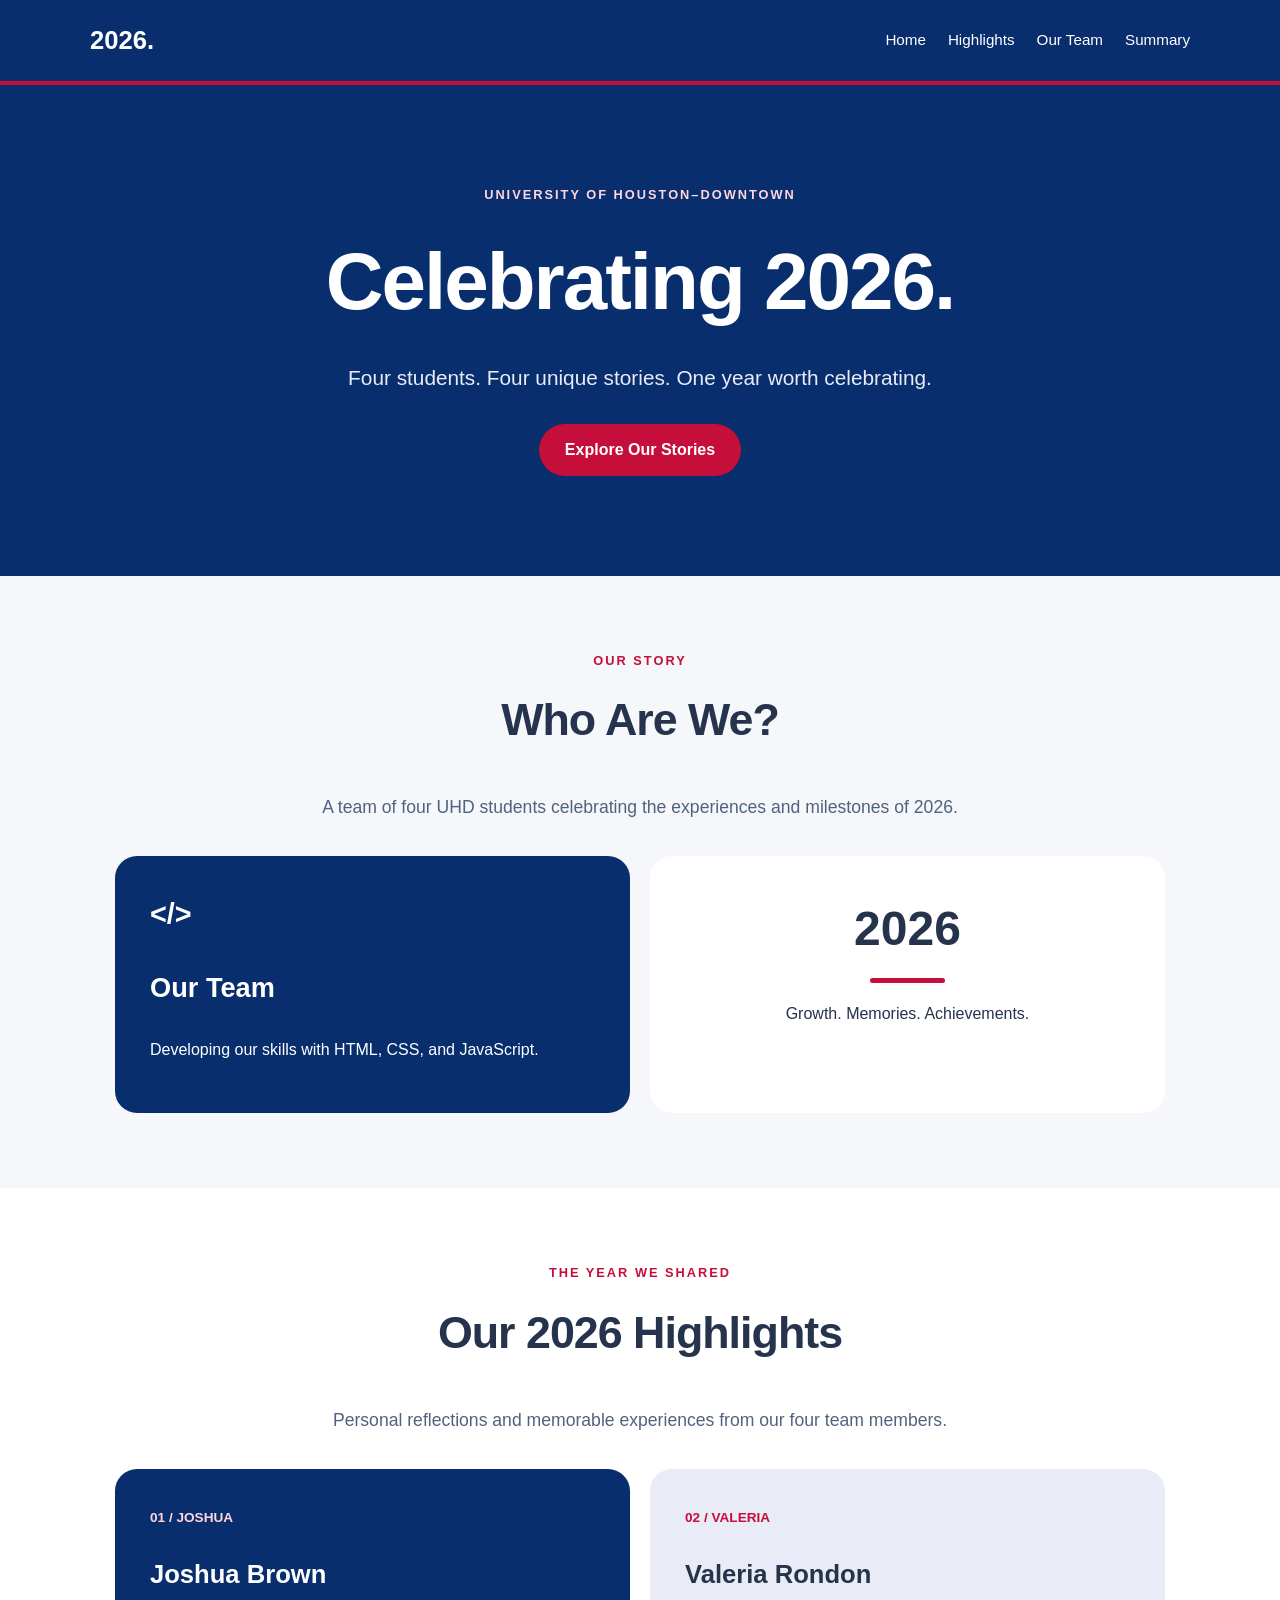
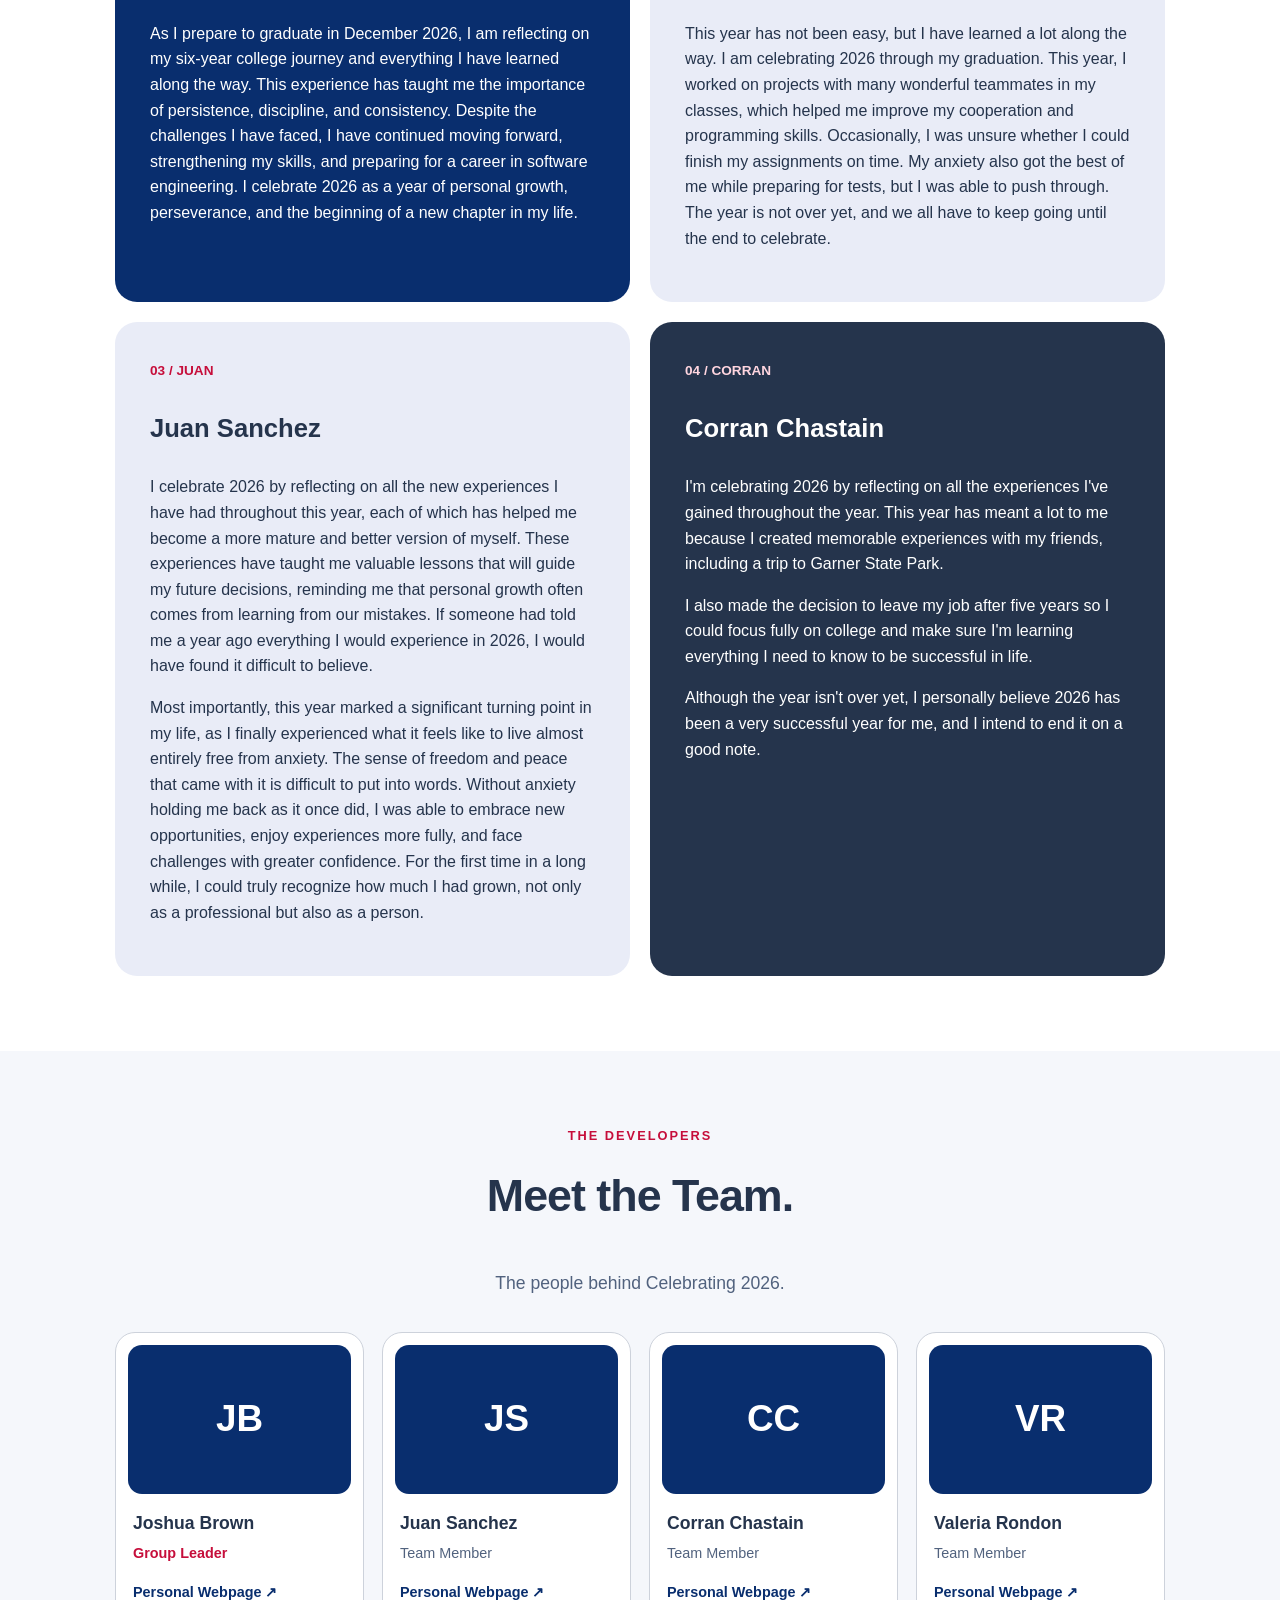
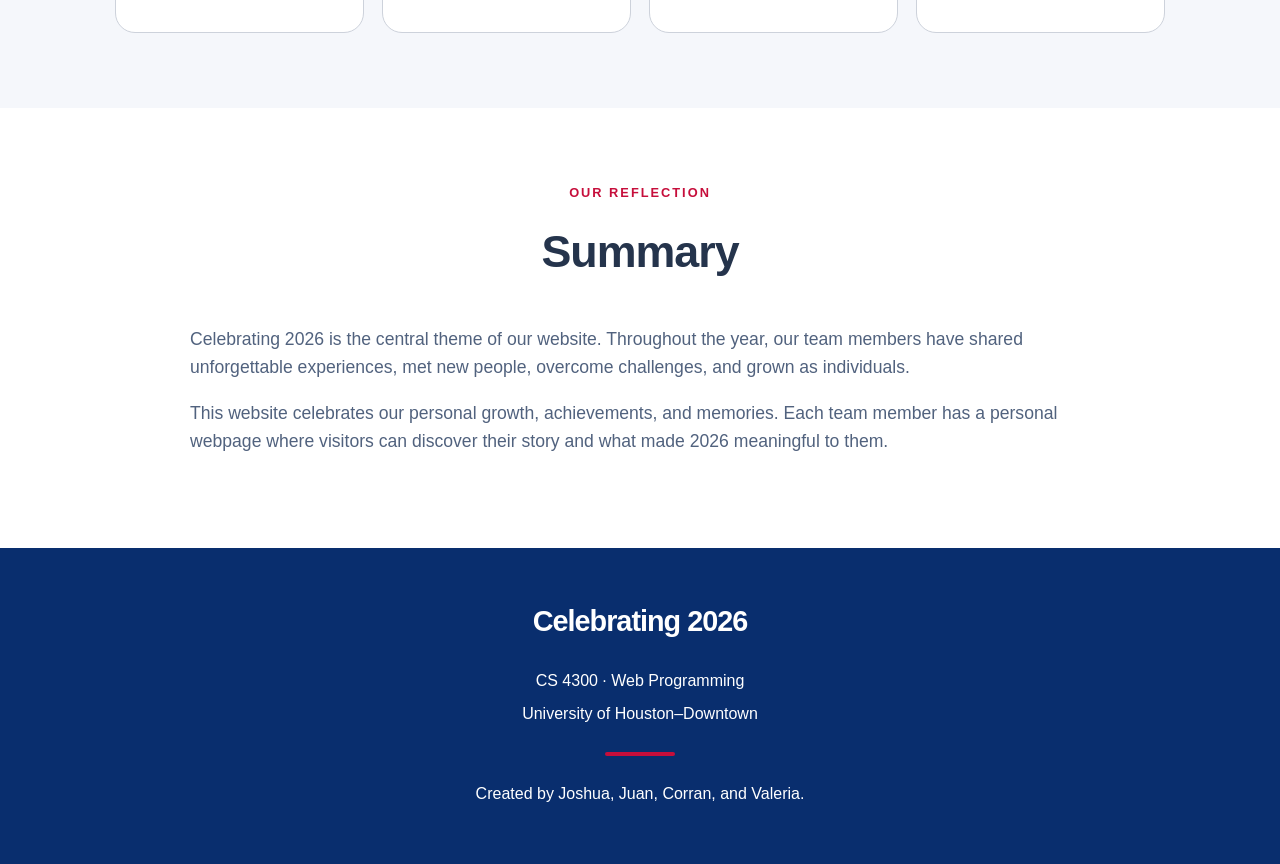
<file: index.html>
<!DOCTYPE html>
<html lang="en">

<head>
    <meta charset="UTF-8">
    <meta name="viewport" content="width=device-width, initial-scale=1.0">
    <title>Celebrating 2026 | CS 4300</title>

    <link rel="stylesheet" href="css/style.css">
    <script src="js/script.js" defer></script>
</head>

<body>

    <!-- Navigation -->
    <header class="site-header">
        <nav class="navbar" aria-label="Main navigation">
            <a href="index.html" class="logo">2026.</a>

            <div class="nav-links">
                <a href="index.html">Home</a>
                <a href="#highlights">Highlights</a>
                <a href="#team">Our Team</a>
                <a href="#summary">Summary</a>
            </div>
        </nav>
    </header>

    <main>

        <!-- Hero Section -->
        <section class="hero">
            <p class="eyebrow">
                UNIVERSITY OF HOUSTON–DOWNTOWN
            </p>

            <h1>Celebrating 2026.</h1>

            <p class="hero-description">
                Four students. Four unique stories.
                One year worth celebrating.
            </p>

            <a href="#highlights" class="explore-button">
                Explore Our Stories
            </a>
        </section>

        <!-- Who Are We Section -->
        <section class="description" id="about">
            <div class="section-heading">
                <p class="eyebrow">OUR STORY</p>
                <h2>Who Are We?</h2>
                <p>
                    A team of four UHD students celebrating
                    the experiences and milestones of 2026.
                </p>
            </div>

            <div class="story-grid">

                <div class="story-card story-team">
                    <p class="story-symbol">&lt;/&gt;</p>
                    <h3>Our Team</h3>
                    <p>
                        Developing our skills with HTML,
                        CSS, and JavaScript.
                    </p>
                </div>

                <div class="story-card story-year">
                    <h3>2026</h3>
                    <div class="red-line"></div>
                    <p>
                        Growth. Memories.
                        Achievements.
                    </p>
                </div>

            </div>
        </section>


        <!-- 2026 Highlights -->
        <section class="year" id="highlights">
            <div class="section-heading">
                <p class="eyebrow">THE YEAR WE SHARED</p>
                <h2>Our 2026 Highlights</h2>
                <p>
                    Personal reflections and memorable experiences
                    from our four team members.
                </p>
            </div>

            <div class="highlights-grid">

                <!-- Joshua's Reflection -->
                <div class="highlight-card">
                    <span class="highlight-number">01 / JOSHUA</span>
                    <h3>Joshua Brown</h3>
                    <p>
                        As I prepare to graduate in December 2026,
                        I am reflecting on my six-year college journey
                        and everything I have learned along the way.
                        This experience has taught me the importance
                        of persistence, discipline, and consistency.
                        Despite the challenges I have faced, I have
                        continued moving forward, strengthening my
                        skills, and preparing for a career in software
                        engineering. I celebrate 2026 as a year of
                        personal growth, perseverance, and the
                        beginning of a new chapter in my life.
                    </p>
                </div>

                <!-- Valeria's Reflection -->
                <div class="highlight-card">
                    <span class="highlight-number">02 / VALERIA</span>
                    <h3>Valeria Rondon</h3>
                    <p>
                        This year has not been easy, but I have
                        learned a lot along the way. I am celebrating
                        2026 through my graduation. This year, I
                        worked on projects with many wonderful
                        teammates in my classes, which helped me
                        improve my cooperation and programming skills.
                        Occasionally, I was unsure whether I could
                        finish my assignments on time. My anxiety
                        also got the best of me while preparing for
                        tests, but I was able to push through.
                        The year is not over yet, and we all have
                        to keep going until the end to celebrate.
                    </p>
                </div>

                <!-- Juan's Reflection -->
                <div class="highlight-card">
                    <span class="highlight-number">03 / JUAN</span>
                    <h3>Juan Sanchez</h3>
                    <p>
                        I celebrate 2026 by reflecting on all the
                        new experiences I have had throughout this
                        year, each of which has helped me become
                        a more mature and better version of myself.
                        These experiences have taught me valuable
                        lessons that will guide my future decisions,
                        reminding me that personal growth often
                        comes from learning from our mistakes.
                        If someone had told me a year ago everything
                        I would experience in 2026, I would have
                        found it difficult to believe.
                    </p>
                    <p>
                        Most importantly, this year marked a
                        significant turning point in my life, as I
                        finally experienced what it feels like to
                        live almost entirely free from anxiety.
                        The sense of freedom and peace that came
                        with it is difficult to put into words.
                        Without anxiety holding me back as it once
                        did, I was able to embrace new opportunities,
                        enjoy experiences more fully, and face
                        challenges with greater confidence.
                        For the first time in a long while, I could
                        truly recognize how much I had grown,
                        not only as a professional but also
                        as a person.
                    </p>
                </div>


                <!-- Corran's Reflection -->
                <div class="highlight-card">
                    <span class="highlight-number">04 / CORRAN</span>
                    <h3>Corran Chastain</h3>
                    <p>
                        I'm celebrating 2026 by reflecting on all the
                        experiences I've gained throughout the year.
                        This year has meant a lot to me because I
                        created memorable experiences with my friends,
                        including a trip to Garner State Park.
                    </p>
                    <p>
                        I also made the decision to leave my job after
                        five years so I could focus fully on college
                        and make sure I'm learning everything I need
                        to know to be successful in life.
                    </p>
                    <p>
                        Although the year isn't over yet, I personally
                        believe 2026 has been a very successful year
                        for me, and I intend to end it on a good note.
                    </p>
                </div>


            </div>
        </section>


        <!-- Team Section -->
        <section id="team" class="team-section">
            <div class="section-heading">
                <p class="eyebrow">THE DEVELOPERS</p>
                <h2>Meet the Team.</h2>
                <p>
                    The people behind Celebrating 2026.
                </p>
            </div>

            <div class="bento-grid">

                <a href="pages/joshua.html" class="bento-card card-joshua">
                    <div class="card-initials">JB</div>
                    <div class="card-content">
                        <h3>Joshua Brown</h3>
                        <p class="team-role">Group Leader</p>
                        <span class="card-link">
                            Personal Webpage ↗
                        </span>
                    </div>
                </a>

                <a href="pages/juan.html" class="bento-card card-juan">
                    <div class="card-initials">JS</div>
                    <div class="card-content">
                        <h3>Juan Sanchez</h3>
                        <p class="team-role">Team Member</p>
                        <span class="card-link">
                            Personal Webpage ↗
                        </span>
                    </div>
                </a>

                <a href="pages/corran.html" class="bento-card card-corran">
                    <div class="card-initials">CC</div>
                    <div class="card-content">
                        <h3>Corran Chastain</h3>
                        <p class="team-role">Team Member</p>
                        <span class="card-link">
                            Personal Webpage ↗
                        </span>
                    </div>
                </a>

                <a href="pages/valeria.html" class="bento-card card-valeria">
                    <div class="card-initials">VR</div>
                    <div class="card-content">
                        <h3>Valeria Rondon</h3>
                        <p class="team-role">Team Member</p>
                        <span class="card-link">
                            Personal Webpage ↗
                        </span>
                    </div>
                </a>

            </div>
        </section>

        <!-- Summary -->
        <section class="summary" id="summary">
            <div class="section-heading">
                <p class="eyebrow">OUR REFLECTION</p>
                <h2>Summary</h2>
            </div>

            <p>
                Celebrating 2026 is the central theme of
                our website. Throughout the year, our
                team members have shared unforgettable
                experiences, met new people, overcome
                challenges, and grown as individuals.
            </p>

            <p>
                This website celebrates our personal
                growth, achievements, and memories.
                Each team member has a personal webpage
                where visitors can discover their story
                and what made 2026 meaningful to them.
            </p>
        </section>

    </main>

    <!-- Footer -->
    <footer class="site-footer">
        <h2>Celebrating 2026</h2>

        <p>CS 4300 · Web Programming</p>
        <p>University of Houston–Downtown</p>

        <div class="footer-line"></div>

        <p>
            Created by Joshua, Juan, Corran, and Valeria.
        </p>
    </footer>

</body>

</html>
</file>
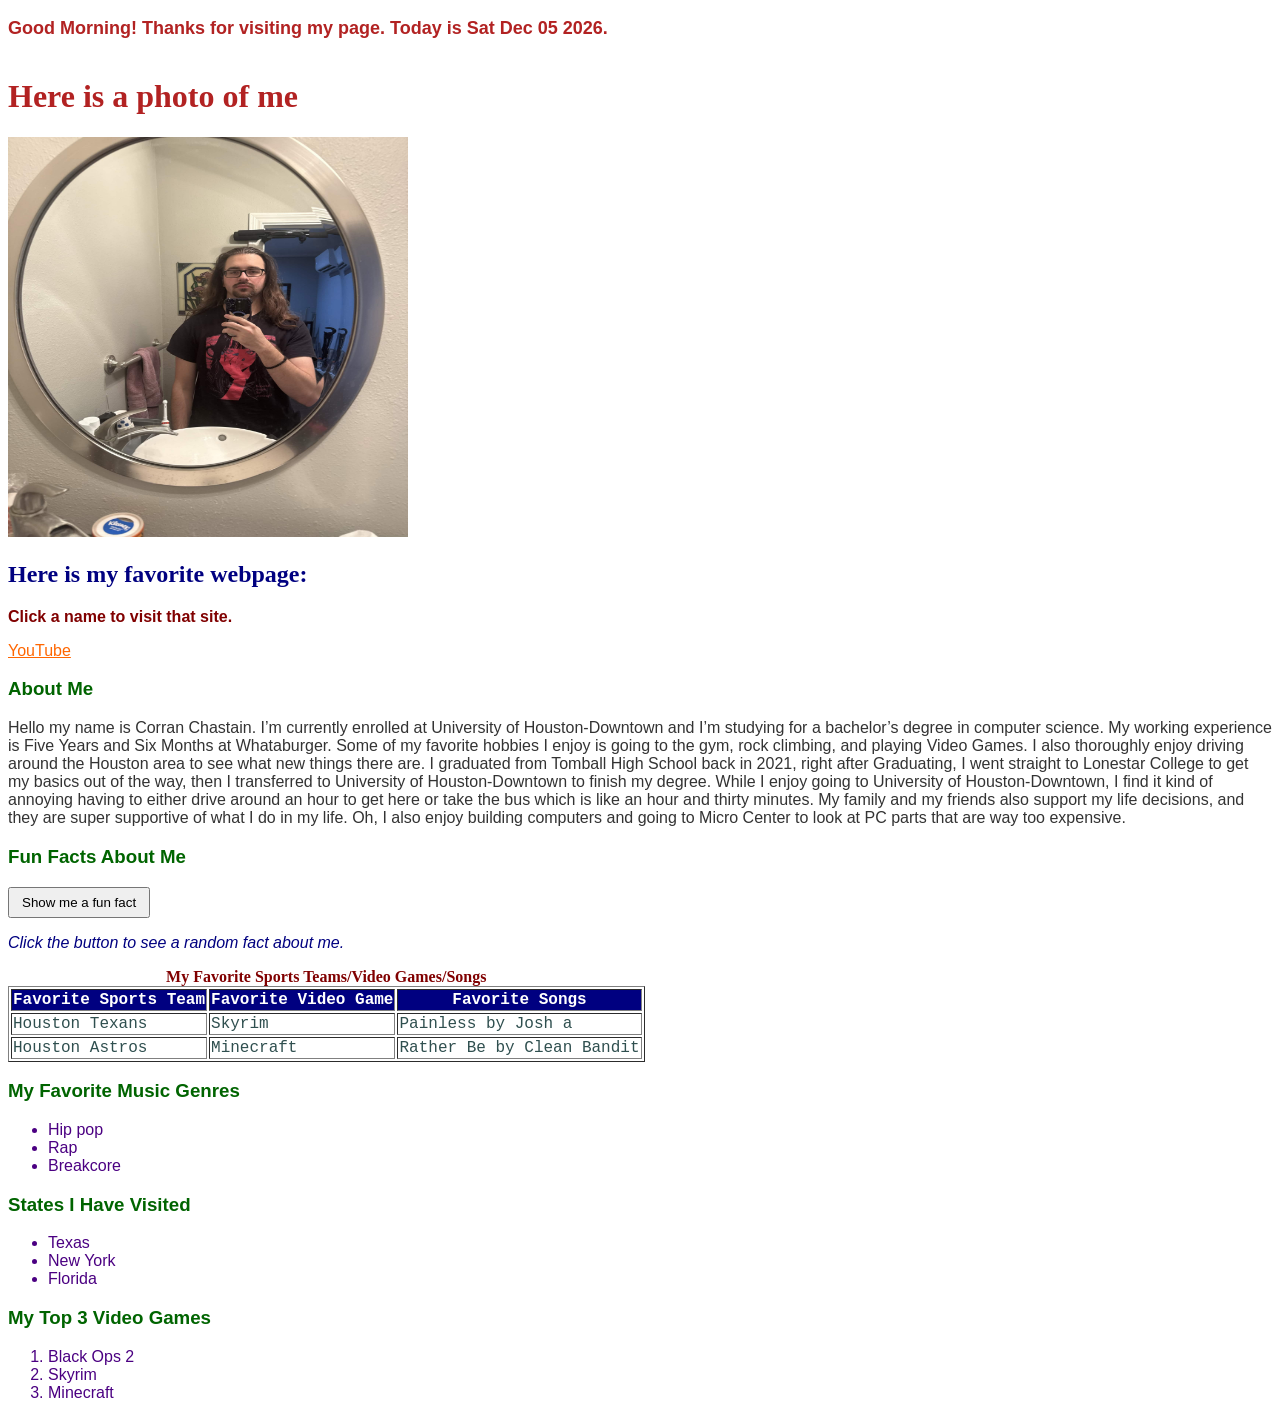
<file: personal-webpages/corran/index.html>
<!DOCTYPE html>


<html>
   <head>
      <meta charset = "utf-8">
      <meta name = "viewport" content = "width=device-width, initial-scale=1">
      <title>About Me</title>
 
      <style type = "text/css">
                  body     { font-family: Verdana, Arial, sans-serif; }
         h1, h2   { font-family: Georgia, "Times New Roman", serif; }
         h3       { font-family: "Trebuchet MS", Helvetica, sans-serif; }
         table    { font-family: "Courier New", Courier, monospace; }
         caption  { font-family: Georgia, "Times New Roman", serif; }
 
         
         body     { color: #333333; }
         h1       { color: #b22222; }
         h2       { color: navy; }
         h3       { color: darkgreen; }
         a        { color: #ff6600; }
         a:hover  { color: purple; }
         strong   { color: maroon; }
         th       { color: white;
                    background-color: navy; }
         td       { color: #2f4f4f; }
         li       { color: #4b0082; }
 
        
 
         
         @keyframes slideIn
         {
            from { opacity: 0; transform: translateX(-200px); }
            to   { opacity: 1; transform: translateX(0); }
         }
 
         img
         {
            animation-name: slideIn;
            animation-duration: 1.5s;
            animation-timing-function: ease-out;
         }
 

         @keyframes pulse
         {
            0%   { color: #b22222; transform: scale(1); }
            50%  { color: #ff6600; transform: scale(1.05); }
            100% { color: #b22222; transform: scale(1); }
         }
 
         h1
         {
            display: inline-block;
            animation-name: pulse;
            animation-duration: 3s;
            animation-iteration-count: infinite;
         }
 
         
         @media screen and (max-width: 700px)
         {
            body     { font-size: 14px;
                       background-color: #f0f8ff; }   /* light blue background on small screens */
            h1       { font-size: 24px; }
            h2       { font-size: 20px; }
            h3       { font-size: 18px; }
            img      { width: 100%;                     /* photo shrinks to fit the screen */
                       height: auto;
                       max-width: 400px; }
            table    { width: 100%;
                       font-size: 12px; }
         }
 
         
         #greeting  { font-size: 18px;
                      font-weight: bold;
                      color: #b22222; }
         #factText  { font-style: italic;
                      color: navy; }
         button     { font-family: Verdana, Arial, sans-serif;
                      padding: 6px 12px;
                      cursor: pointer; }
      </style>
 
      <script>
                 function showGreeting()
         {
            var now = new Date();             // current date and time
            var hour = now.getHours();        // 0 - 23
            var message;
 
            if ( hour < 12 )
               message = "Good Morning";
            else if ( hour < 18 )
               message = "Good Afternoon";
            else
               message = "Good Evening";
 
            document.getElementById( "greeting" ).innerHTML =
               message + "! Thanks for visiting my page. Today is " +
               now.toDateString() + ".";
         }
 
                  var facts = [
            "I have worked at Whataburger for over five years.",
            "I enjoy rock climbing and going to the gym.",
            "I like building my own PCs.",
            "My favorite game of all time is Black Ops 2.",
            "I graduated from Tomball High School in 2021.",
            "I could spend hours looking at PC parts at Micro Center."
         ];
 
         var clickCount = 0;   // counts how many facts were shown
 
         function showFact()
         {
            var index = Math.floor( Math.random() * facts.length );
            clickCount = clickCount + 1;
 
            document.getElementById( "factText" ).innerHTML =
               "Fun fact #" + clickCount + ": " + facts[ index ];
         }
 
         // run showGreeting once the page has finished loading
         window.addEventListener( "load", showGreeting, false );
      </script>
   </head>
 
   <body>
            <p id = "greeting"></p>
 
      <h1>Here is a photo of me</h1><br>
      <img src = "me.png" width = "400" height = "400" alt = "Photo of Corran">
 
      <h2>Here is my favorite webpage:</h2>
      <p><strong>Click a name to visit that site.</strong></p>
 
      <p><a href = "http://www.youtube.com">YouTube</a></p>
 
      <h3>About Me</h3>
      <p>Hello my name is Corran Chastain. I’m currently enrolled at University of Houston-Downtown
         and I’m studying for a bachelor’s degree in computer science. My working experience is
         Five Years and Six Months at Whataburger. Some of my favorite hobbies I enjoy is going to
         the gym, rock climbing, and playing Video Games. I also thoroughly enjoy driving around the
         Houston area to see what new things there are. I graduated from Tomball High School back in
         2021, right after Graduating, I went straight to Lonestar College to get my basics out of the
         way, then I transferred to University of Houston-Downtown to finish my degree. While I enjoy
         going to University of Houston-Downtown, I find it kind of annoying having to either drive
         around an hour to get here or take the bus which is like an hour and thirty minutes. My family
         and my friends also support my life decisions, and they are super supportive of what I do in
         my life. Oh, I also enjoy building computers and going to Micro Center to look at PC parts that
         are way too expensive.
      </p>
 
      <h3>Fun Facts About Me</h3>
      <button type = "button" onclick = "showFact()">Show me a fun fact</button>
      <p id = "factText">Click the button to see a random fact about me.</p>
 
      <table border = "1">
         <caption><strong>My Favorite Sports Teams/Video Games/Songs</strong></caption>
 
         <thead>
            <tr>
               <th>Favorite Sports Team</th>
               <th>Favorite Video Game</th>
               <th>Favorite Songs</th>
            </tr>
         </thead>
 
         <tbody>
            <tr>
               <td>Houston Texans</td>
               <td>Skyrim</td>
               <td>Painless by Josh a</td>
            </tr>
            <tr>
               <td>Houston Astros</td>
               <td>Minecraft</td>
               <td>Rather Be by Clean Bandit</td>
            </tr>
         </tbody>
      </table>
 
      <h3>My Favorite Music Genres</h3>
      <ul>
         <li>Hip pop</li>
         <li>Rap</li>
         <li>Breakcore</li>
      </ul>
 
      <h3>States I Have Visited</h3>
      <ul>
         <li>Texas</li>
         <li>New York</li>
         <li>Florida</li>
      </ul>
 
      <h3>My Top 3 Video Games</h3>
      <ol>
         <li>Black Ops 2</li>
         <li>Skyrim</li>
         <li>Minecraft</li>
      </ol>
 
   </body>
</html>
</file>
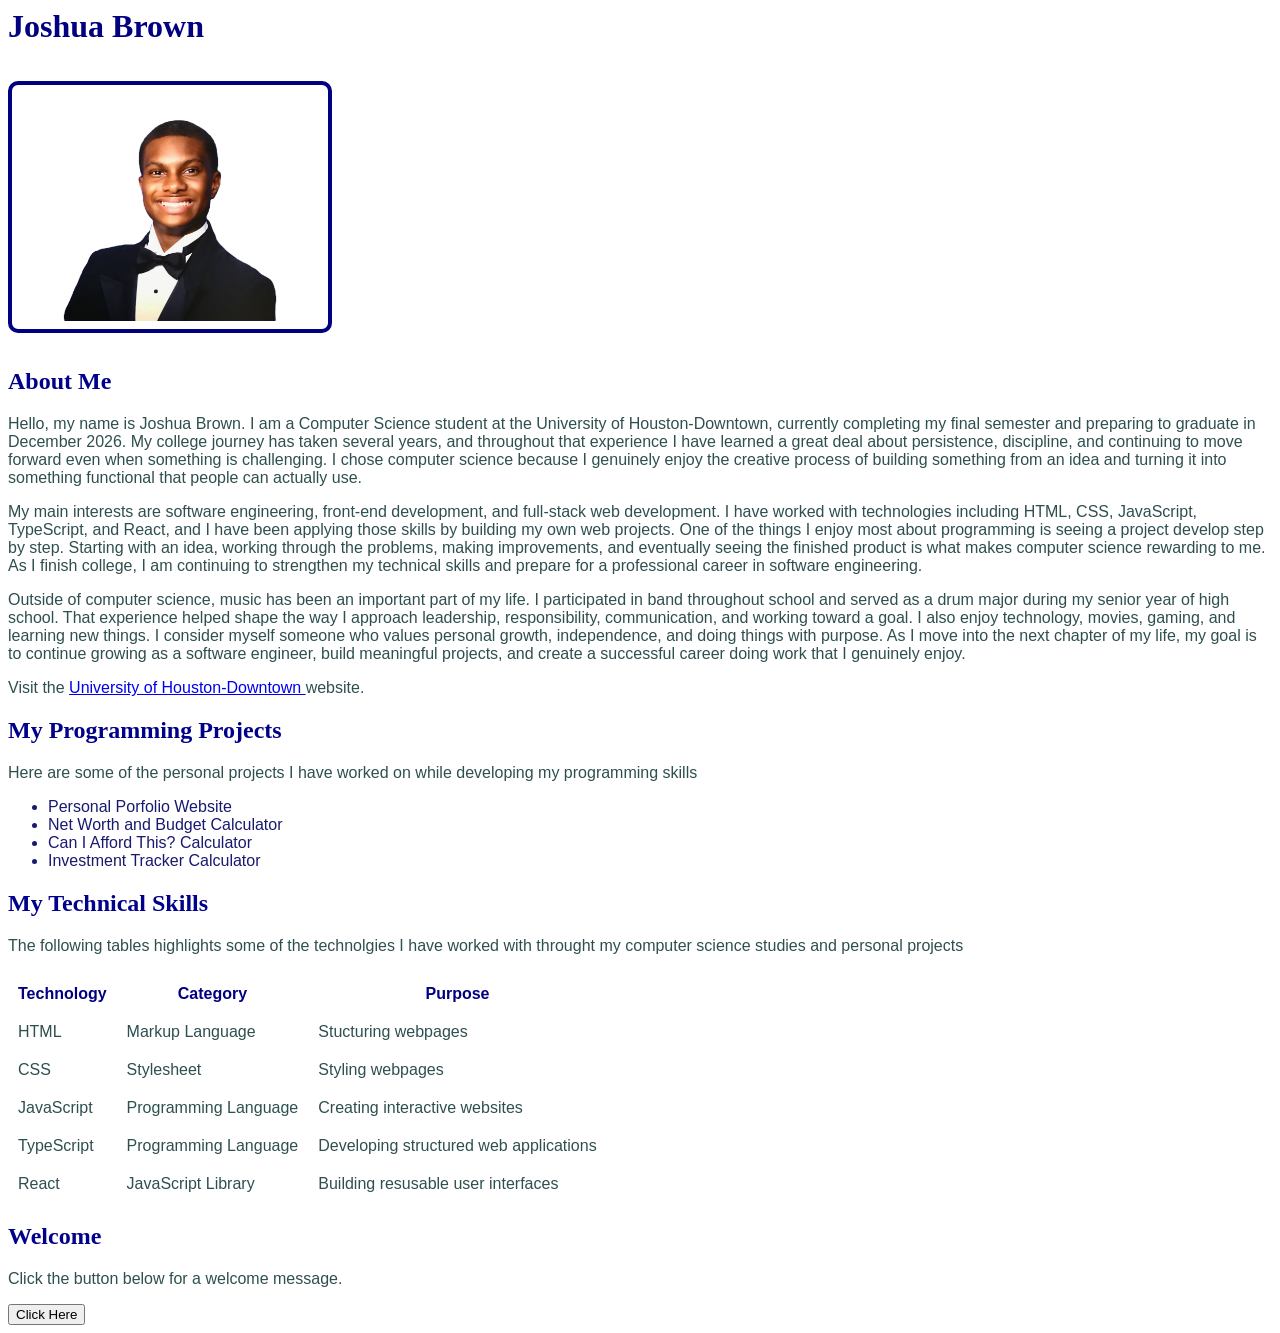
<file: personal-webpages/joshua/index.html>
<head>
    <meta charset="UTF-8">
    <title>Joshua Brown - Personal Webpage</title>

    <style type="text/css">
        body {
            font-family: Arial, Helvetica, sans-serif;
            color: DarkSlateGray;
        }

        h1 {
            font-family: Georgia, "Times New Roman", serif;
            color: Navy;
        }

        h2 {
            font-family: Georgia, "Times New Roman", serif;
            color: DarkBlue;
        }

        p {
            font-family: Verdana, Geneva, sans-serif;
            color: DarkSlateGray;
        }

        li {
            font-family: Verdana, Geneva, sans-serif;
            color: MidnightBlue;
        }

        table {
            font-family: Arial, Helvetica, sans-serif;
            color: DarkSlateGray;
        }

        th {
            color: Navy;
        }

        img {
            border: 4px solid Navy;
            padding: 8px;
            margin: 15px 0;
            border-radius: 10px;
        }

        table {
            margin-top: 20px;
            margin-bottom: 20px;
            border-collapse: collapse;
        }

        th,
        td {
            padding: 10px;
        }

        @media screen and (max-width: 700px) {

            body {
                margin: 10px;
                font-size: 14px;
            }

            img {
                width: 80%;
                height: auto;
            }

            table {
                width: 100%;
                font-size: 12px;
            }

            h1 {
                font-size: 1.8em;
            }

            h2 {
                font-size: 1.4em;
            }
        }
    </style>
    <script>

        function showWelcomeMessage() {
            window.alert("Welcome to Joshua Brown's personal homepage!");
        }

    </script>
</head>

<body>

    <h1>Joshua Brown</h1>

    <img src="joshua.jpg" alt="Joshua Brown" width="300">

    <h2>About Me</h2>

    <p>
        Hello, my name is Joshua Brown. I am a Computer Science student at the
        University of Houston-Downtown, currently completing my final semester
        and preparing to graduate in December 2026. My college journey has taken
        several years, and throughout that experience I have learned a great deal
        about persistence, discipline, and continuing to move forward even when
        something is challenging. I chose computer science because I genuinely
        enjoy the creative process of building something from an idea and turning
        it into something functional that people can actually use.
    </p>

    <p>
        My main interests are software engineering, front-end development, and
        full-stack web development. I have worked with technologies including
        HTML, CSS, JavaScript, TypeScript, and React, and I have been applying
        those skills by building my own web projects. One of the things I enjoy
        most about programming is seeing a project develop step by step. Starting
        with an idea, working through the problems, making improvements, and
        eventually seeing the finished product is what makes computer science
        rewarding to me. As I finish college, I am continuing to strengthen my
        technical skills and prepare for a professional career in software
        engineering.
    </p>

    <p>
        Outside of computer science, music has been an important part of my life.
        I participated in band throughout school and served as a drum major during
        my senior year of high school. That experience helped shape the way I
        approach leadership, responsibility, communication, and working toward a
        goal. I also enjoy technology, movies, gaming, and learning new things.
        I consider myself someone who values personal growth, independence, and
        doing things with purpose. As I move into the next chapter of my life,
        my goal is to continue growing as a software engineer, build meaningful
        projects, and create a successful career doing work that I genuinely enjoy.
    </p>

    <p>
        Visit the
        <a href="https://www.uhd.edu/" target="_blank">
            University of Houston-Downtown
        </a>
        website.
    </p>



    <h2>My Programming Projects</h2>

    <p>Here are some of the personal projects I have worked on while developing my programming skills </p>

    <ul>

        <li>Personal Porfolio Website</li>

        <li>Net Worth and Budget Calculator</li>

        <li>Can I Afford This? Calculator</li>

        <li>Investment Tracker Calculator</li>

    </ul>

    <h2>My Technical Skills</h2>

    <p>The following tables highlights some of the technolgies I have worked with throught my computer science studies
        and personal projects</p>

    <table>

        <tr>
            <th>Technology</th>
            <th>Category</th>
            <th>Purpose</th>

        </tr>

        <tr>
            <td>HTML</td>
            <td>Markup Language</td>
            <td>Stucturing webpages</td>

        </tr>

        <tr>
            <td>CSS</td>
            <td>Stylesheet</td>
            <td>Styling webpages</td>


        </tr>


        <tr>
            <td>JavaScript</td>
            <td>Programming Language</td>
            <td>Creating interactive websites</td>


        </tr>

        <tr>
            <td>TypeScript</td>
            <td>Programming Language</td>
            <td>Developing structured web applications</td>

        </tr>

        <tr>
            <td>React</td>
            <td>JavaScript Library</td>
            <td>Building resusable user interfaces</td>

        </tr>

    </table>

    <h2>Welcome</h2>

    <p>
        Click the button below for a welcome message.
    </p>

    <button onclick="showWelcomeMessage()">
        Click Here
    </button>
</body>

</html>
</file>
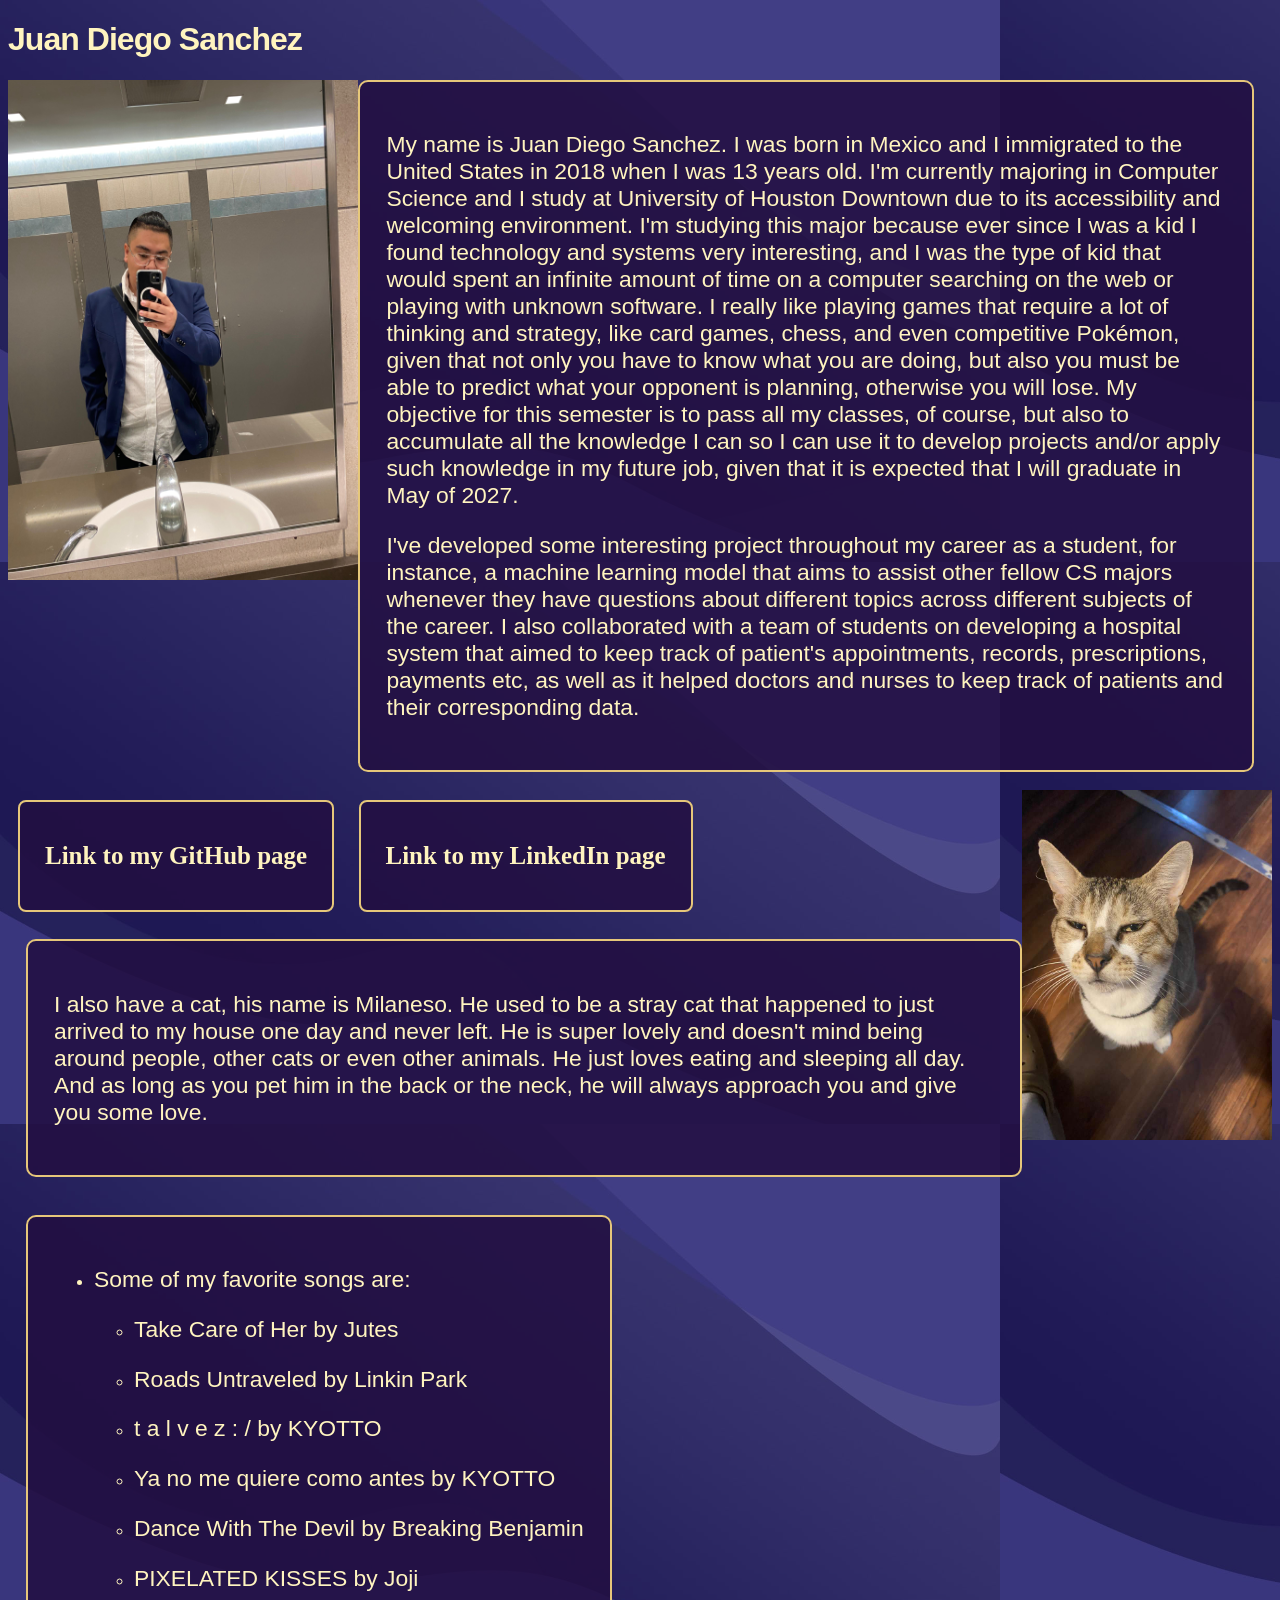
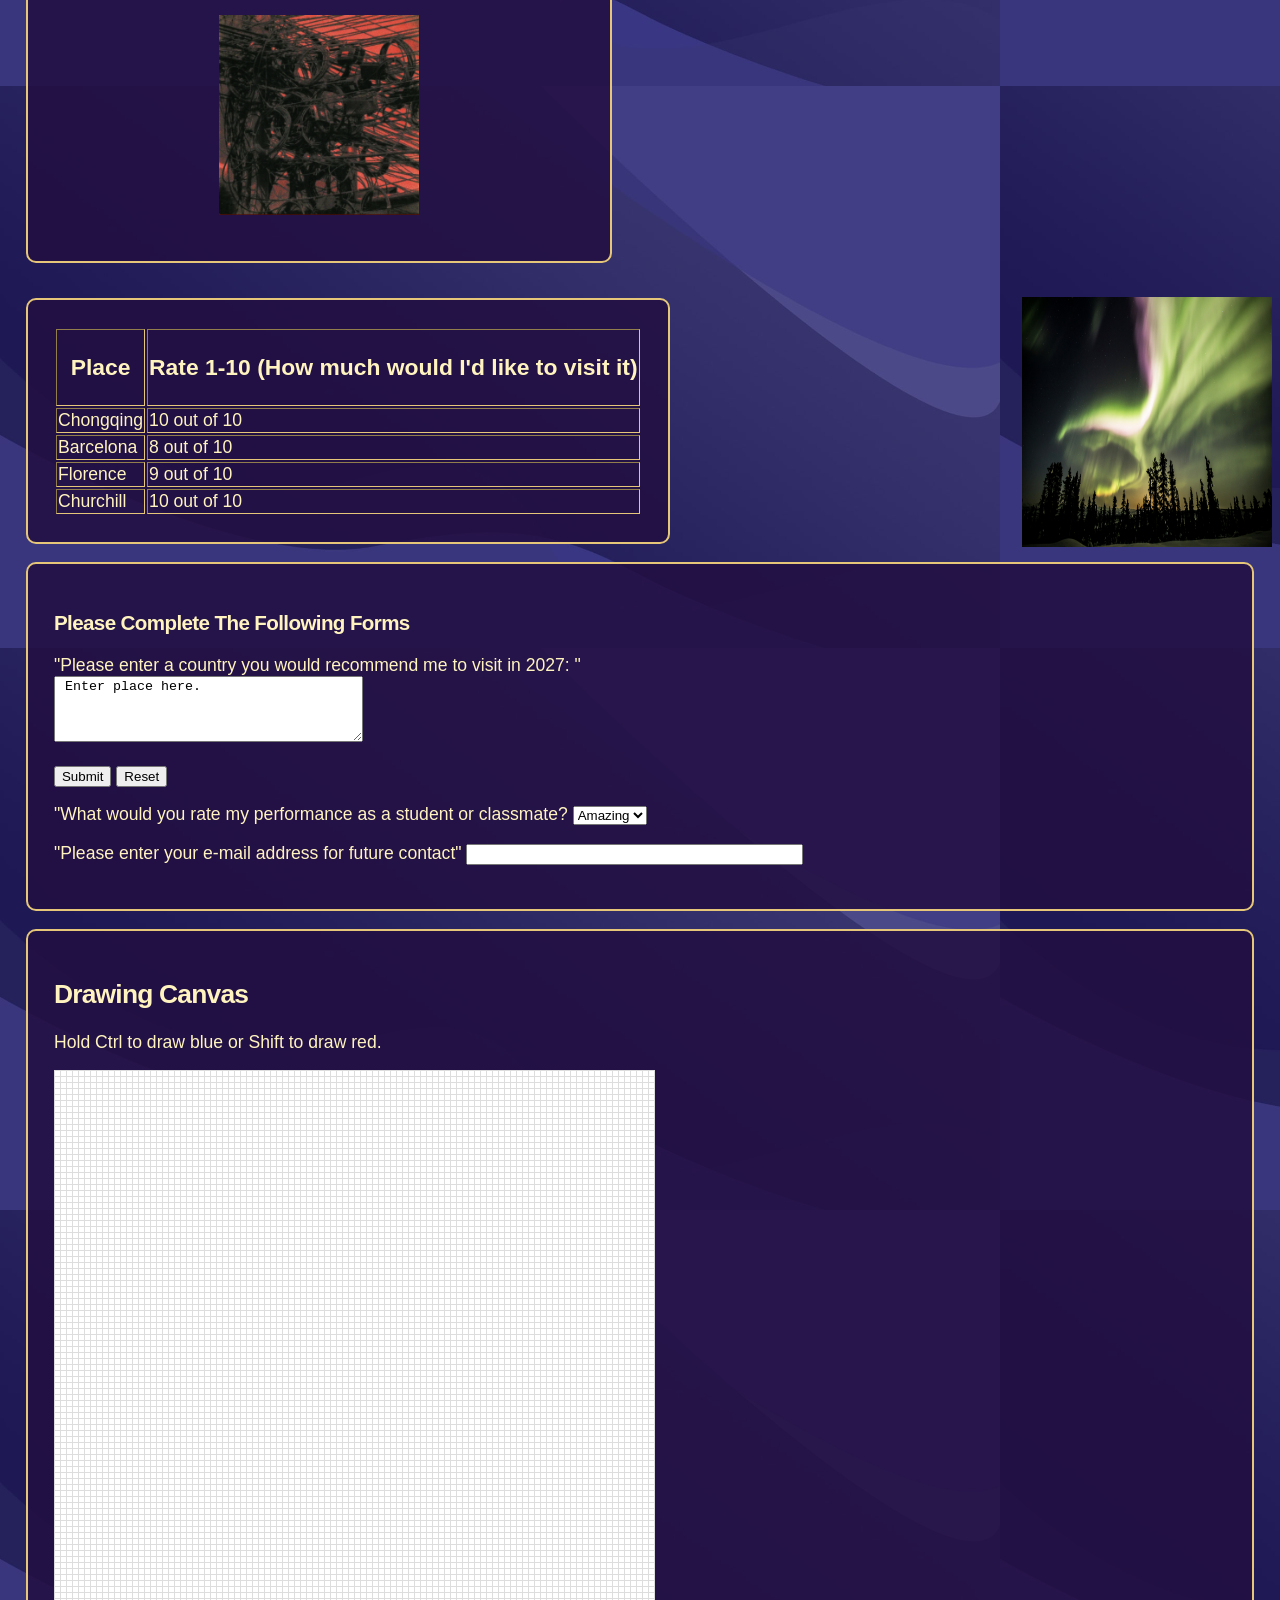
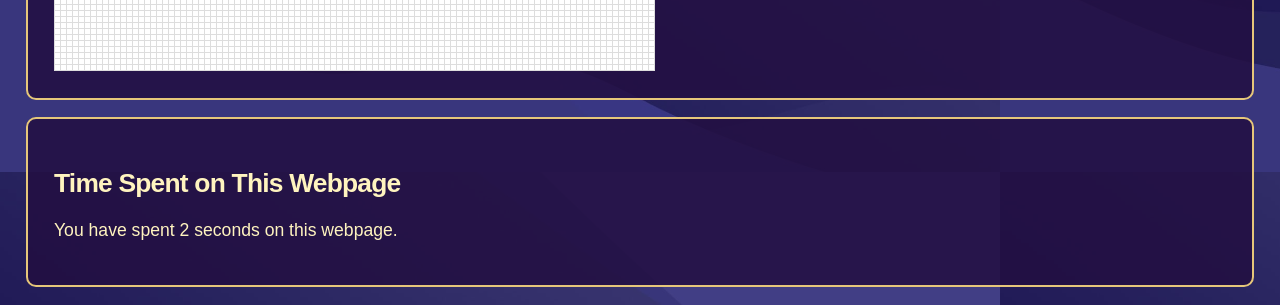
<file: personal-webpages/juan/index.html>
<!DOCTYPE html>
<html>

<head>
    <title>About Myself</title>
    <script src="javaScriptSection.js" defer></script>
    <style>
        p {
            color: #FFF4BF;
        }

        h1 {
            color: #FFF4BF;
        }

        body {
            font-family: 'Intern', sans-serif;
        }

        h1,
        h2,
        h3 {
            font-family: 'Georgia', sans-serif;
            letter-spacing: -0.03em;
            color: #FFF4BF
        }

        .biography {
            background-color: rgba(35, 15, 65, 0.85);
            color: #FFF4BF;
            font-family: Arial, Helvetica, sans-serif;
            font-size: 1.1em;
            padding: 1.5em;
            margin: 1em;
            border: 2px solid #E6C77A;
            border-radius: 10px;
            overflow: auto;
        }

        .socialLink {
            display: inline-block;
            background-color: rgba(35, 15, 65, 0.85);
            color: #FFF4BF;
            font-family: Arial, Helvetica, sans-serif;
            font-size: 1.2em;
            text-decoration: none;
            padding: 15px 25px;
            margin: 10px;
            border: 2px solid #E6C77A;
            border-radius: 8px
        }

        #cover {
            position: relative;
            width: 200px;
            height: 200px;
            margin: 20px auto;
        }

        #cover img {
            position: absolute;
            left: 0;
            top: 0;
            width: 200px;
            height: 200px;
            transition: opacity 4s ease-in-out;
        }

        #cover img.top:hover {
            opacity: 0;
        }

        #canvas {
            border-collapse: collapse;
            background-color: white;
        }

        #canvas td {
            width: 5px;
            height: 5px;
            padding: 0;
            border: 1px solid #ddd;
        }

        #canvas td.blue {
            background-color: blue;
        }

        #canvas td.red {
            background-color: red;
        }
    </style>

</head>

<body style="background-image: url('background.png');">

    <h1 style="">Juan Diego Sanchez</h1>

    <img src="myPicture.jpeg" style="width: 350px; height: 500px; float: left;" alt="Image of myself">

    <section class="biography">
        <p style="font-size: 130%;">
            My name is Juan Diego Sanchez. I was born in Mexico and I immigrated to the United States
            in 2018 when I was 13 years old. I'm currently majoring in Computer Science and I study at
            University of Houston Downtown due to its accessibility and welcoming environment.
            I'm studying this major because ever since I was a kid I found technology and systems very
            interesting, and I was the type of kid that would spent an infinite amount of time on a
            computer searching on the web or playing with unknown software. I really like playing games
            that require a lot of thinking and strategy, like card games, chess, and even competitive
            Pokémon, given that not only you have to know what you are doing, but also you must be able
            to predict what your opponent is planning, otherwise you will lose. My objective for this
            semester is to pass all my classes, of course, but also to accumulate all the knowledge I
            can so I can use it to develop projects and/or apply such knowledge in my future job, given
            that it is expected that I will graduate in May of 2027.
        </p>

        <p style="font-size: 130%;">
            I've developed some interesting project throughout my career as a student, for instance,
            a machine learning model that aims to assist other fellow CS majors whenever they have
            questions about different topics across different subjects of the career. I also collaborated
            with a team of students on developing a hospital system that aimed to keep track of patient's
            appointments, records, prescriptions, payments etc, as well as it helped doctors and nurses
            to keep track of patients and their corresponding data.
        </p>
    </section>

    <p></p>

    <a class="socialLink" href="https://github.com/Diegoxiz/Diegoxiz">
        <p style="font-size: 130%; font-family: 'times new roman', sans-serif; "><strong>Link to my GitHub page</strong>
        </p>
    </a>

    <a class="socialLink" href="https://www.linkedin.com/in/diego-sanchez-794138335/">
        <p style="font-size: 130%; font-family: 'times new roman', sans-serif;"><strong>Link to my LinkedIn
                page</strong></p>
    </a>

    <img src="milaneso.jpeg" style="float: right; width: 250px; height: 350px;" alt="Picture of Milaneso">

    <section class="biography">
        <p style="font-size: 130%; ">
            I also have a cat, his name is Milaneso. He used to be a stray cat that happened to just
            arrived to my house one day and never left. He is super lovely and doesn't mind being around
            people, other cats or even other animals. He just loves eating and sleeping all day.
            And as long as you pet him in the back or the neck, he will always approach you and give
            you some love.
        </p>
    </section>

    <div style="display: flex;
                align-items: center;
                justify-content: space-between;
                margin-top: 20px;">

        <section class="biography">
            <div>

                <ul>

                    <li>
                        <p style="font-size: 130%;">Some of my favorite songs are:</p>

                        <ul>

                            <li>
                                <p style="font-size: 130%;">Take Care of Her by Jutes</p>
                            </li>

                            <li>
                                <p style="font-size: 130%;">Roads Untraveled by Linkin Park</p>
                            </li>

                            <li>
                                <p style="font-size: 130%;">t a l v e z : / by KYOTTO</p>
                            </li>

                            <li>
                                <p style="font-size: 130%;">Ya no me quiere como antes by KYOTTO</p>
                            </li>

                            <li>
                                <p style="font-size: 130%;">Dance With The Devil by Breaking Benjamin</p>
                            </li>

                            <li>
                                <p style="font-size: 130%;">PIXELATED KISSES by Joji</p>
                            </li>

                        </ul>

                    </li>

                </ul>

                <div id="cover">

                    <img src="spotify.jpg" width="200px" height="200px">

                    <img class="top" src="pixelatedkisses.png" width="150px" height="150px">

                </div>

            </div>

    </div>
    </section>

    <p></p>

    <table class="biography" border="1">

        <thead>

            <tr>

                <th>
                    <p style="font-size: 130%; font-family: 'Garamond', sans-serif; ">Place</p>
                </th>
                <th>
                    <p style="font-size: 130%; font-family: 'Garamond', sans-serif; ">Rate 1-10 (How much would I'd like
                        to visit it)</p>
                </th>

            </tr>

        </thead>
        <tbody>

            <tr>

                <td style="font-family: 'Intern', sans-serif; color: #FFF4BF">Chongqing</td>
                <td style="font-family: 'Intern', sans-serif; color: #FFF4BF">10 out of 10</td>

            </tr>

            <tr>

                <td style="font-family: 'Intern', sans-serif; color: #FFF4BF">Barcelona</td>
                <td style="font-family: 'Intern', sans-serif; color: #FFF4BF">8 out of 10</td>

            </tr>

            <img src="canada.png" style="float: right; width: 250px; height: 250px;" alt="Canada">
            <tr>

                <td style="font-family: 'Intern', sans-serif; color: #FFF4BF">Florence</td>
                <td style="font-family: 'Intern', sans-serif; color: #FFF4BF">9 out of 10</td>

            </tr>

            <tr>

                <td style="font-family: 'Intern', sans-serif; color: #FFF4BF">Churchill</td>
                <td style="font-family: 'Intern', sans-serif; color: #FFF4BF">10 out of 10</td>

            </tr>




        </tbody>

    </table>

    <form class="biography" method="post" action="https://www.google.com/?zx=1789846114575">
        <h3>Please Complete The Following Forms</h3>
        <label style="color: #FFF4BF">"Please enter a country you would recommend me to visit in 2027: "
            <br>
            <textarea name="placeToVisit" rows="4" cols="36"> Enter place here.
			</textarea>
        </label>

        <p>
            <input type="submit" value="Submit">
            <input type="reset" value="Reset">
        </p>

        <label style="color: #FFF4BF"> "What would you rate my performance as a student or classmate?
            <select name="rating">
                <option selected>Amazing</option>
                <option>5</option>
                <option>4</option>
                <option>3</option>
                <option>2</option>
                <option>1</option>
                <option>Awful</option>
            </select>
        </label>

        <p>
            <label> "Please enter your e-mail address for future contact"
                <input name="email" type="password" size="40">
            </label>
        </p>

    </form>

    <section class="biography">
        <h2>Drawing Canvas</h2>
        <p>Hold Ctrl to draw blue or Shift to draw red.</p>

        <table id="canvas">
            <tbody id="tablebody"></tbody>
        </table>
    </section>

    <section class="biography">

        <h2>Time Spent on This Webpage</h2>

        <p>
            You have spent
            <span id="soFar">0</span>
            seconds on this webpage.
        </p>

    </section>

</body>

</html>
</file>
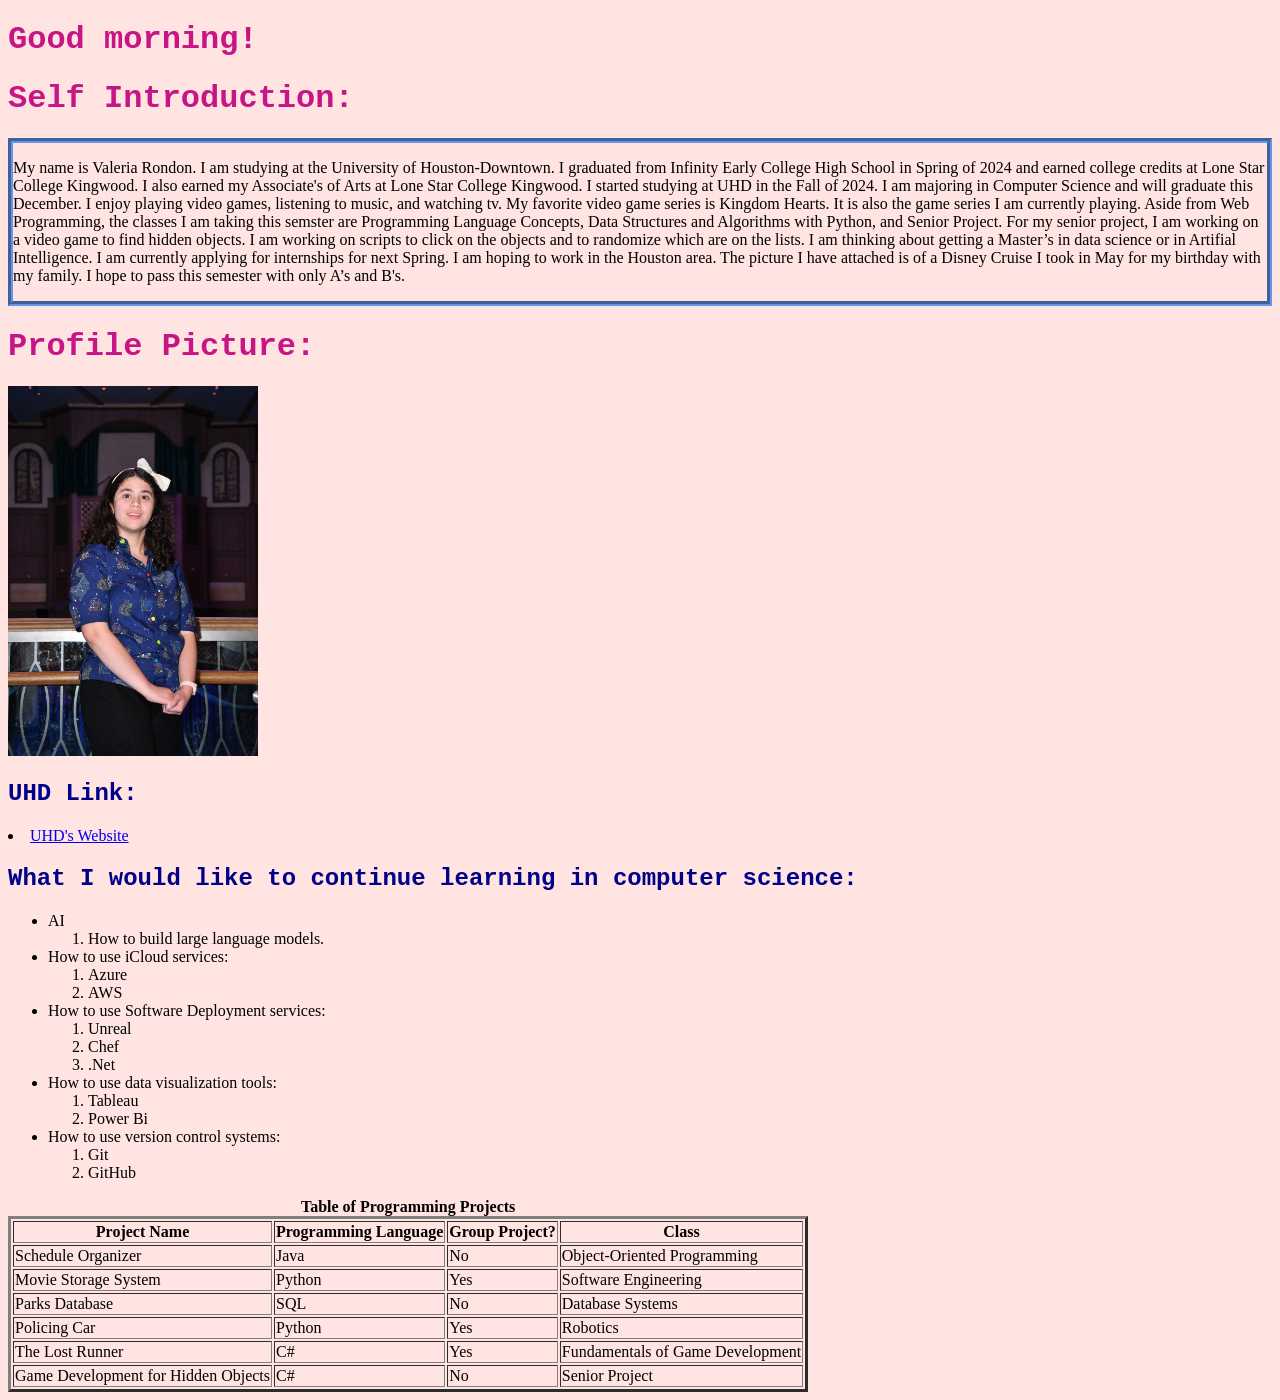
<file: personal-webpages/valeria/index.html>
<!DOCTYPE html>

<html>
   <head>
      <meta charset = "utf-8">
      <title>Personal Page</title>
      <style type = "text/css">
	@media all
	{
	p	{font-family: georgia, serif;}
	h1	{color: MediumVioletRed;
		 font-family: courier new, monospace;}
	body	{background-color: MistyRose;}
	h2	{color: DarkBlue;
		 font-family: courier new, monospace;}
	section {border: 5px groove CornflowerBlue;}
	}
	@media print
	{
	body	{background-color: white;}
	p	{font-family: georgia, serif;}
	h1	{color: Black;
		 font-family: didot, serif;
		 font-weight: 600;}
	h2	{color: Black;
		 font-family: didot, serif;
		 font-weight: 600;}
	section {border: 5px solid aliceblue;}
	}
      </style>

      <script>

	//Variables 
         var now = new Date(); 
	 var hour = now.getHours();

	//Time Operations
	 if(hour < 12)
         document.writeln( "<h1>Good morning!</h1>" );

	 if(hour >= 12)
	{
	 if(hour < 18)
         document.writeln( "<h1>Good afternoon!</h1>" );

	 if(hour >= 18)
         document.writeln( "<h1>Good evening!</h1>" );
	}

      </script>

   </head>

   <body>
	<h1 class = "special">Self Introduction:</h1>
	<section>
	<p>
	  My name is Valeria Rondon. I am studying at the University of Houston-Downtown. I graduated from Infinity Early College High School in Spring of 2024 and earned college credits at Lone Star College Kingwood. I also earned my Associate's of Arts at Lone Star College Kingwood. I started studying at UHD in the Fall of 2024. I am majoring in Computer Science and will graduate this December. I enjoy playing video games, listening to music, and watching tv. My favorite video game series is Kingdom Hearts. It is also the game series I am currently playing. Aside from Web Programming, the classes I am taking this semster are Programming Language Concepts, Data Structures and Algorithms with Python, and Senior Project. For my senior project, I am working on a video game to find hidden objects. I am working on scripts to click on the objects and to randomize which are on the lists. I am thinking about getting a Master’s in data science or in Artifial Intelligence. I am currently applying for internships for next Spring. I am hoping to work in the Houston area. The picture I have attached is of a Disney Cruise I took in May for my birthday with my family. I hope to pass this semester with only A’s and B's.
	</p>
	</section>
	<h1 class = "special">Profile Picture:</h1>
	<p>
	<img src = "Self Portrait Photo.jpeg" width = "250" height = "370"
            alt = "Profie Picture JPEG">
	</p>

	<h2 class = "special">UHD Link:</h2>
	<li><a href = "https://www.uhd.edu/">UHD's Website</a></li>
	
	<h2 class = "special">What I would like to continue learning in computer science:</h2>
	   <ul>
	     <li>AI</li>
	      <ol>
		<li>How to build large language models.</li>
	      </ol>
	     <li>How to use iCloud services:</li>
	      <ol>
		<li>Azure</li>
		<li>AWS</li>
	      </ol>
	     <li>How to use Software Deployment services:</li>
	      <ol>
		<li>Unreal</li>
		<li>Chef</li>
		<li>.Net</li>
	      </ol>
	     <li>How to use data visualization tools:</li>
	      <ol>
		<li>Tableau</li>
		<li>Power Bi</li>
	      </ol>
	     <li>How to use version control systems:</li>
	      <ol>
		<li>Git</li>
		<li>GitHub</li>
	      </ol>
	    </ul>


<table border = "3">
	 <caption><strong>Table of Programming Projects</strong></caption>
	 <thead>
	    <tr>
	      <th>Project Name</th>
	      <th>Programming Language</th>
	      <th>Group Project?</th>
	      <th>Class</th>
	     </tr>
	 </thead>
	 <tbody>
	    <tr>
	      <td>Schedule Organizer</td>
	      <td>Java</td>
	      <td>No</td>
	      <td>Object-Oriented Programming</td>
	   </tr>
	   <tr>
	      <td>Movie Storage System</td>
	      <td>Python</td>
	      <td>Yes</td>
	      <td>Software Engineering</td>
	   </tr>
	   <tr>
	      <td>Parks Database</td>
	      <td>SQL</td>
	      <td>No</td>
	      <td>Database Systems</td>
	   </tr>
	   <tr>
	      <td>Policing Car</td>
	      <td>Python</td>
	      <td>Yes</td>
	      <td>Robotics</td>
	   </tr>
	   <tr>
	      <td>The Lost Runner</td>
	      <td>C#</td>
	      <td>Yes</td>
	      <td>Fundamentals of Game Development</td>
	   </tr>
	   <tr>
	      <td>Game Development for Hidden Objects</td>
	      <td>C#</td>
	      <td>No</td>
	      <td>Senior Project</td>
	   </tr>
	 </tbody>
   </body>

</html>
</file>
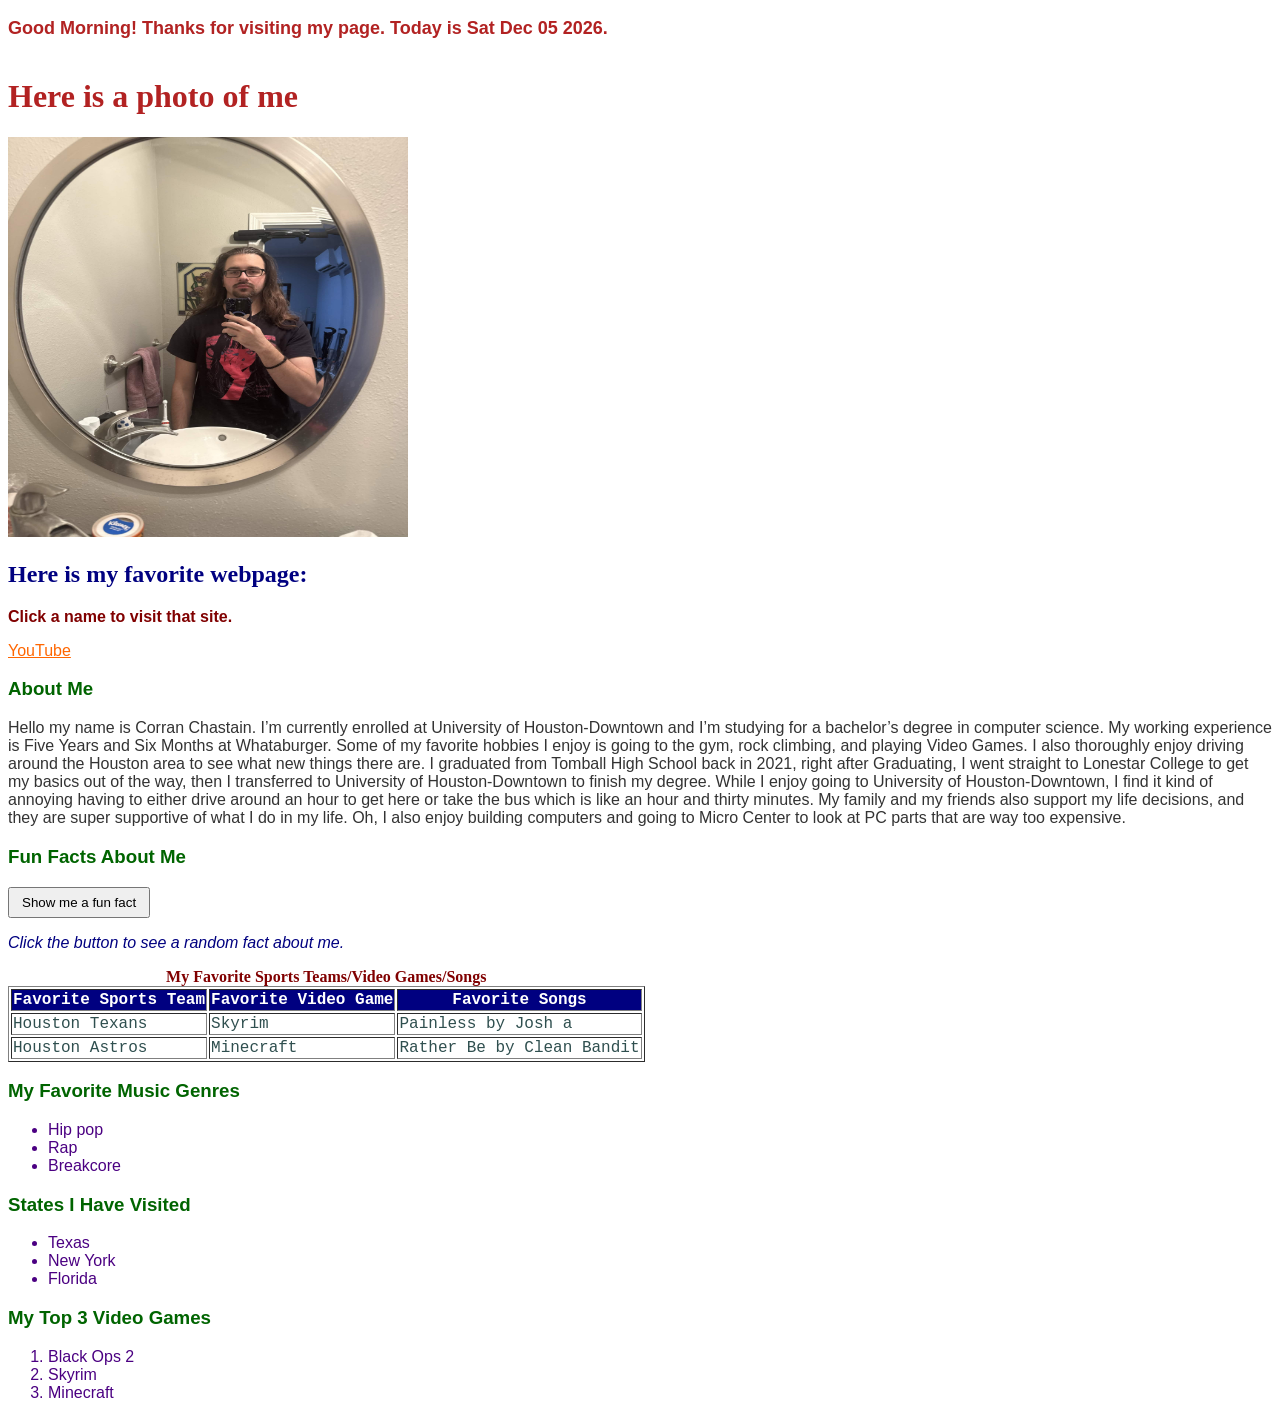
<file: pages/corran.html>
<!DOCTYPE html>


<html>

<head>
    <meta charset="utf-8">
    <meta name="viewport" content="width=device-width, initial-scale=1">
    <title>About Me</title>

    <style type="text/css">
        body {
            font-family: Verdana, Arial, sans-serif;
        }

        h1,
        h2 {
            font-family: Georgia, "Times New Roman", serif;
        }

        h3 {
            font-family: "Trebuchet MS", Helvetica, sans-serif;
        }

        table {
            font-family: "Courier New", Courier, monospace;
        }

        caption {
            font-family: Georgia, "Times New Roman", serif;
        }


        body {
            color: #333333;
        }

        h1 {
            color: #b22222;
        }

        h2 {
            color: navy;
        }

        h3 {
            color: darkgreen;
        }

        a {
            color: #ff6600;
        }

        a:hover {
            color: purple;
        }

        strong {
            color: maroon;
        }

        th {
            color: white;
            background-color: navy;
        }

        td {
            color: #2f4f4f;
        }

        li {
            color: #4b0082;
        }




        @keyframes slideIn {
            from {
                opacity: 0;
                transform: translateX(-200px);
            }

            to {
                opacity: 1;
                transform: translateX(0);
            }
        }

        img {
            animation-name: slideIn;
            animation-duration: 1.5s;
            animation-timing-function: ease-out;
        }


        @keyframes pulse {
            0% {
                color: #b22222;
                transform: scale(1);
            }

            50% {
                color: #ff6600;
                transform: scale(1.05);
            }

            100% {
                color: #b22222;
                transform: scale(1);
            }
        }

        h1 {
            display: inline-block;
            animation-name: pulse;
            animation-duration: 3s;
            animation-iteration-count: infinite;
        }


        @media screen and (max-width: 700px) {
            body {
                font-size: 14px;
                background-color: #f0f8ff;
            }

            /* light blue background on small screens */
            h1 {
                font-size: 24px;
            }

            h2 {
                font-size: 20px;
            }

            h3 {
                font-size: 18px;
            }

            img {
                width: 100%;
                /* photo shrinks to fit the screen */
                height: auto;
                max-width: 400px;
            }

            table {
                width: 100%;
                font-size: 12px;
            }
        }


        #greeting {
            font-size: 18px;
            font-weight: bold;
            color: #b22222;
        }

        #factText {
            font-style: italic;
            color: navy;
        }

        button {
            font-family: Verdana, Arial, sans-serif;
            padding: 6px 12px;
            cursor: pointer;
        }
    </style>

    <script>
        function showGreeting() {
            var now = new Date();             // current date and time
            var hour = now.getHours();        // 0 - 23
            var message;

            if (hour < 12)
                message = "Good Morning";
            else if (hour < 18)
                message = "Good Afternoon";
            else
                message = "Good Evening";

            document.getElementById("greeting").innerHTML =
                message + "! Thanks for visiting my page. Today is " +
                now.toDateString() + ".";
        }

        var facts = [
            "I have worked at Whataburger for over five years.",
            "I enjoy rock climbing and going to the gym.",
            "I like building my own PCs.",
            "My favorite game of all time is Black Ops 2.",
            "I graduated from Tomball High School in 2021.",
            "I could spend hours looking at PC parts at Micro Center."
        ];

        var clickCount = 0;   // counts how many facts were shown

        function showFact() {
            var index = Math.floor(Math.random() * facts.length);
            clickCount = clickCount + 1;

            document.getElementById("factText").innerHTML =
                "Fun fact #" + clickCount + ": " + facts[index];
        }

        // run showGreeting once the page has finished loading
        window.addEventListener("load", showGreeting, false);
    </script>
</head>

<body>
    <p id="greeting"></p>

    <h1>Here is a photo of me</h1><br>
    <img src="../personal-webpages/corran/me.png" width="400" height="400" alt="Photo of Corran">

    <h2>Here is my favorite webpage:</h2>
    <p><strong>Click a name to visit that site.</strong></p>

    <p><a href="http://www.youtube.com">YouTube</a></p>

    <h3>About Me</h3>
    <p>Hello my name is Corran Chastain. I’m currently enrolled at University of Houston-Downtown
        and I’m studying for a bachelor’s degree in computer science. My working experience is
        Five Years and Six Months at Whataburger. Some of my favorite hobbies I enjoy is going to
        the gym, rock climbing, and playing Video Games. I also thoroughly enjoy driving around the
        Houston area to see what new things there are. I graduated from Tomball High School back in
        2021, right after Graduating, I went straight to Lonestar College to get my basics out of the
        way, then I transferred to University of Houston-Downtown to finish my degree. While I enjoy
        going to University of Houston-Downtown, I find it kind of annoying having to either drive
        around an hour to get here or take the bus which is like an hour and thirty minutes. My family
        and my friends also support my life decisions, and they are super supportive of what I do in
        my life. Oh, I also enjoy building computers and going to Micro Center to look at PC parts that
        are way too expensive.
    </p>

    <!-- HW5: clicking the button runs the showFact() JavaScript function -->
    <h3>Fun Facts About Me</h3>
    <button type="button" onclick="showFact()">Show me a fun fact</button>
    <p id="factText">Click the button to see a random fact about me.</p>

    <table border="1">
        <caption><strong>My Favorite Sports Teams/Video Games/Songs</strong></caption>

        <thead>
            <tr>
                <th>Favorite Sports Team</th>
                <th>Favorite Video Game</th>
                <th>Favorite Songs</th>
            </tr>
        </thead>

        <tbody>
            <tr>
                <td>Houston Texans</td>
                <td>Skyrim</td>
                <td>Painless by Josh a</td>
            </tr>
            <tr>
                <td>Houston Astros</td>
                <td>Minecraft</td>
                <td>Rather Be by Clean Bandit</td>
            </tr>
        </tbody>
    </table>

    <h3>My Favorite Music Genres</h3>
    <ul>
        <li>Hip pop</li>
        <li>Rap</li>
        <li>Breakcore</li>
    </ul>

    <h3>States I Have Visited</h3>
    <ul>
        <li>Texas</li>
        <li>New York</li>
        <li>Florida</li>
    </ul>

    <h3>My Top 3 Video Games</h3>
    <ol>
        <li>Black Ops 2</li>
        <li>Skyrim</li>
        <li>Minecraft</li>
    </ol>

</body>

</html>
</file>
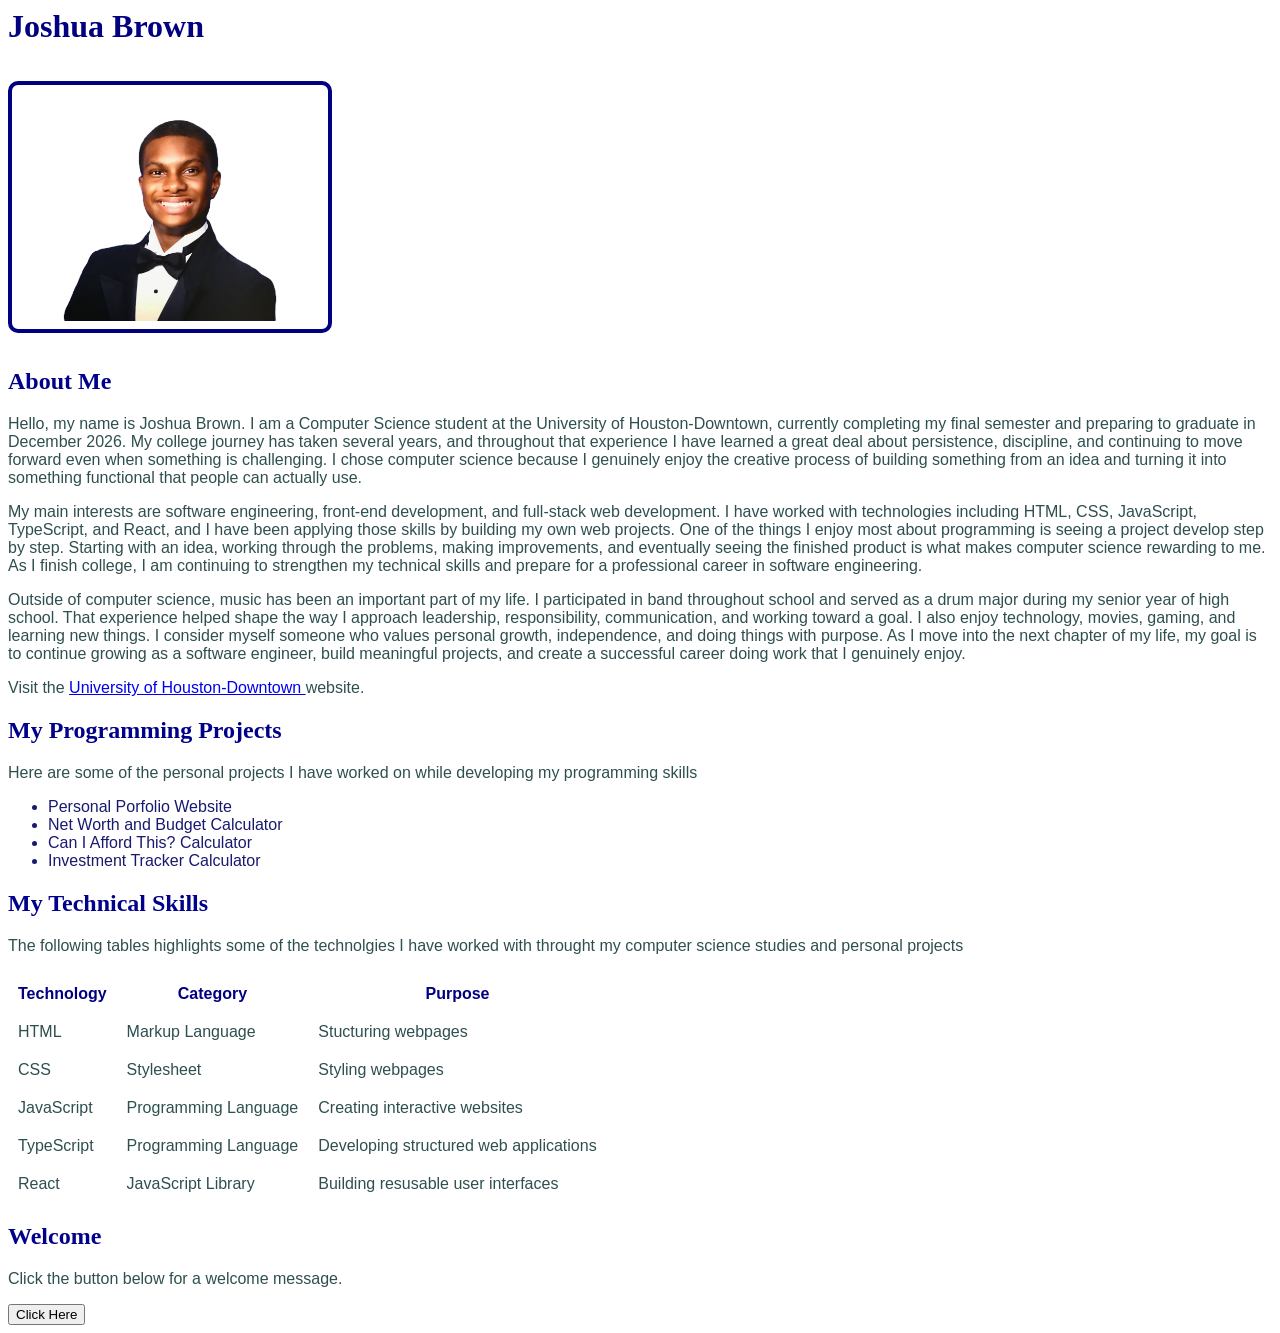
<file: pages/joshua.html>
<head>
    <meta charset="UTF-8">
    <title>Joshua Brown - Personal Webpage</title>

    <style type="text/css">
        body {
            font-family: Arial, Helvetica, sans-serif;
            color: DarkSlateGray;
        }

        h1 {
            font-family: Georgia, "Times New Roman", serif;
            color: Navy;
        }

        h2 {
            font-family: Georgia, "Times New Roman", serif;
            color: DarkBlue;
        }

        p {
            font-family: Verdana, Geneva, sans-serif;
            color: DarkSlateGray;
        }

        li {
            font-family: Verdana, Geneva, sans-serif;
            color: MidnightBlue;
        }

        table {
            font-family: Arial, Helvetica, sans-serif;
            color: DarkSlateGray;
        }

        th {
            color: Navy;
        }

        img {
            border: 4px solid Navy;
            padding: 8px;
            margin: 15px 0;
            border-radius: 10px;
        }

        table {
            margin-top: 20px;
            margin-bottom: 20px;
            border-collapse: collapse;
        }

        th,
        td {
            padding: 10px;
        }

        @media screen and (max-width: 700px) {

            body {
                margin: 10px;
                font-size: 14px;
            }

            img {
                width: 80%;
                height: auto;
            }

            table {
                width: 100%;
                font-size: 12px;
            }

            h1 {
                font-size: 1.8em;
            }

            h2 {
                font-size: 1.4em;
            }
        }
    </style>
    <script>

        function showWelcomeMessage() {
            window.alert("Welcome to Joshua Brown's personal homepage!");
        }

    </script>
</head>

<body>

    <h1>Joshua Brown</h1>

    <img src="../personal-webpages/joshua/joshua.jpg" alt="Joshua Brown" width="300">

    <h2>About Me</h2>

    <p>
        Hello, my name is Joshua Brown. I am a Computer Science student at the
        University of Houston-Downtown, currently completing my final semester
        and preparing to graduate in December 2026. My college journey has taken
        several years, and throughout that experience I have learned a great deal
        about persistence, discipline, and continuing to move forward even when
        something is challenging. I chose computer science because I genuinely
        enjoy the creative process of building something from an idea and turning
        it into something functional that people can actually use.
    </p>

    <p>
        My main interests are software engineering, front-end development, and
        full-stack web development. I have worked with technologies including
        HTML, CSS, JavaScript, TypeScript, and React, and I have been applying
        those skills by building my own web projects. One of the things I enjoy
        most about programming is seeing a project develop step by step. Starting
        with an idea, working through the problems, making improvements, and
        eventually seeing the finished product is what makes computer science
        rewarding to me. As I finish college, I am continuing to strengthen my
        technical skills and prepare for a professional career in software
        engineering.
    </p>

    <p>
        Outside of computer science, music has been an important part of my life.
        I participated in band throughout school and served as a drum major during
        my senior year of high school. That experience helped shape the way I
        approach leadership, responsibility, communication, and working toward a
        goal. I also enjoy technology, movies, gaming, and learning new things.
        I consider myself someone who values personal growth, independence, and
        doing things with purpose. As I move into the next chapter of my life,
        my goal is to continue growing as a software engineer, build meaningful
        projects, and create a successful career doing work that I genuinely enjoy.
    </p>

    <p>
        Visit the
        <a href="https://www.uhd.edu/" target="_blank">
            University of Houston-Downtown
        </a>
        website.
    </p>



    <h2>My Programming Projects</h2>

    <p>Here are some of the personal projects I have worked on while developing my programming skills </p>

    <ul>

        <li>Personal Porfolio Website</li>

        <li>Net Worth and Budget Calculator</li>

        <li>Can I Afford This? Calculator</li>

        <li>Investment Tracker Calculator</li>

    </ul>

    <h2>My Technical Skills</h2>

    <p>The following tables highlights some of the technolgies I have worked with throught my computer science studies
        and personal projects</p>

    <table>

        <tr>
            <th>Technology</th>
            <th>Category</th>
            <th>Purpose</th>

        </tr>

        <tr>
            <td>HTML</td>
            <td>Markup Language</td>
            <td>Stucturing webpages</td>

        </tr>

        <tr>
            <td>CSS</td>
            <td>Stylesheet</td>
            <td>Styling webpages</td>


        </tr>


        <tr>
            <td>JavaScript</td>
            <td>Programming Language</td>
            <td>Creating interactive websites</td>


        </tr>

        <tr>
            <td>TypeScript</td>
            <td>Programming Language</td>
            <td>Developing structured web applications</td>

        </tr>

        <tr>
            <td>React</td>
            <td>JavaScript Library</td>
            <td>Building resusable user interfaces</td>

        </tr>

    </table>

    <h2>Welcome</h2>

    <p>
        Click the button below for a welcome message.
    </p>

    <button onclick="showWelcomeMessage()">
        Click Here
    </button>
</body>

</html>
</file>
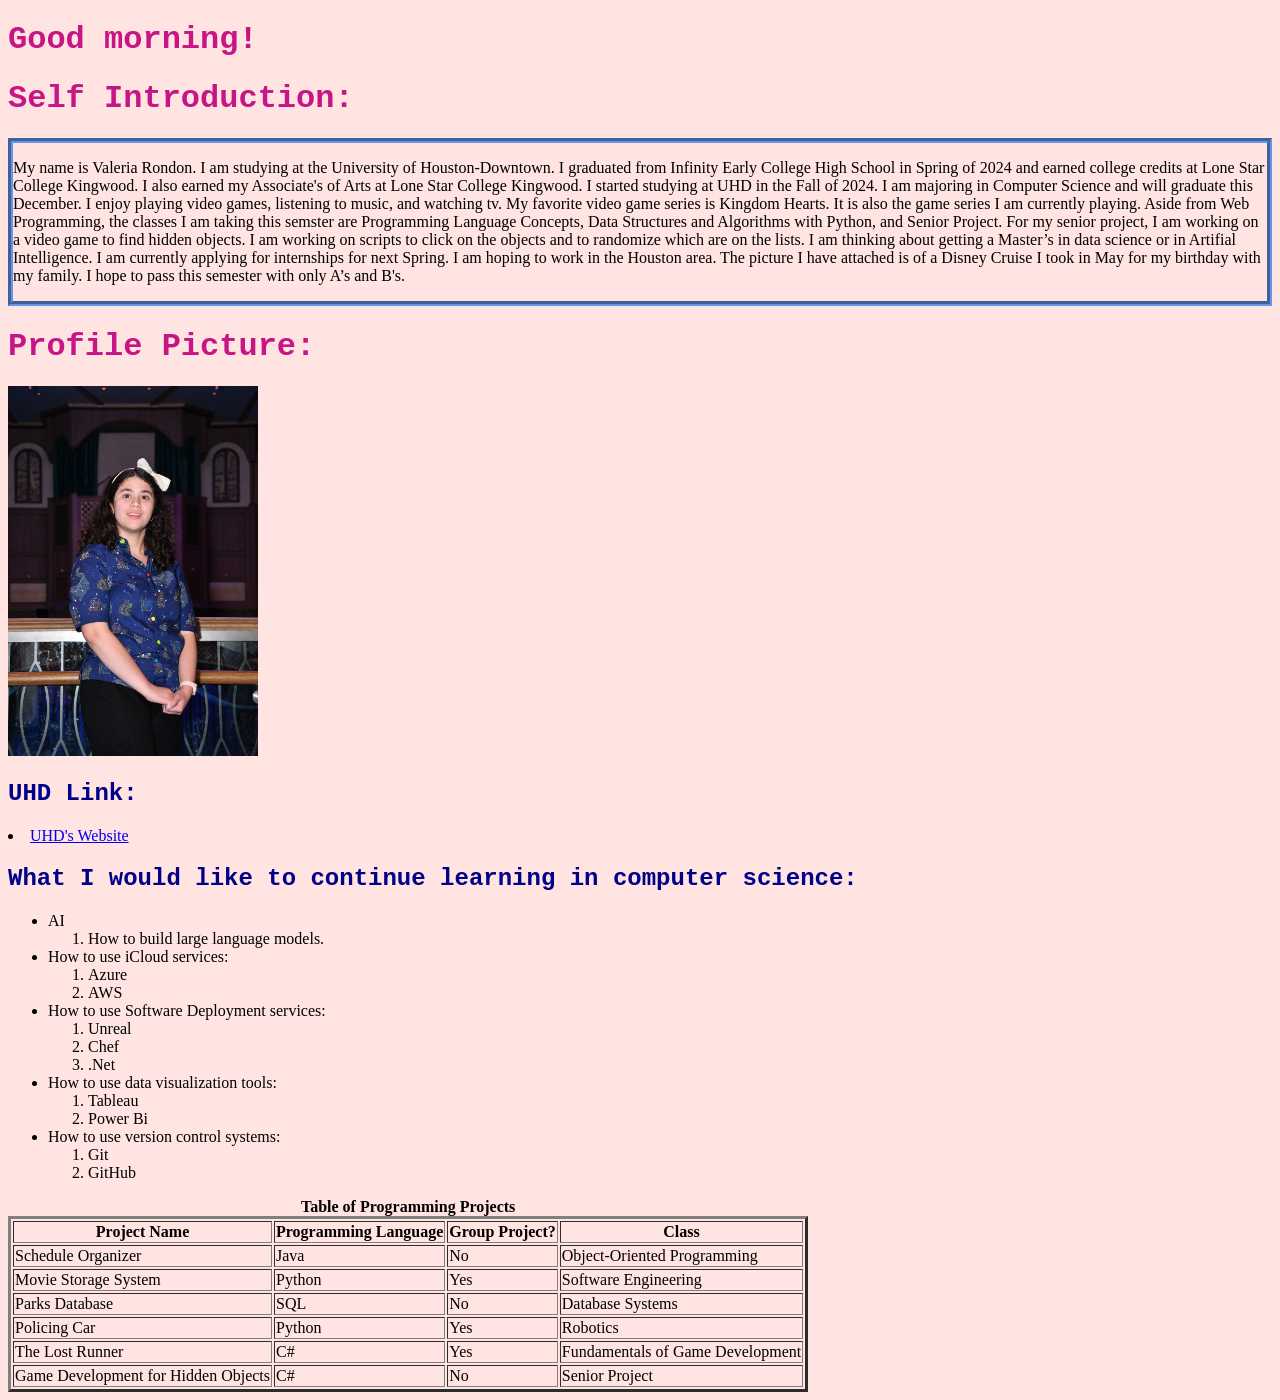
<file: pages/valeria.html>
<!DOCTYPE html>

<html>

<head>
    <meta charset="utf-8">
    <title>Personal Page</title>
    <style type="text/css">
        @media all {
            p {
                font-family: georgia, serif;
            }

            h1 {
                color: MediumVioletRed;
                font-family: courier new, monospace;
            }

            body {
                background-color: MistyRose;
            }

            h2 {
                color: DarkBlue;
                font-family: courier new, monospace;
            }

            section {
                border: 5px groove CornflowerBlue;
            }
        }

        @media print {
            body {
                background-color: white;
            }

            p {
                font-family: georgia, serif;
            }

            h1 {
                color: Black;
                font-family: didot, serif;
                font-weight: 600;
            }

            h2 {
                color: Black;
                font-family: didot, serif;
                font-weight: 600;
            }

            section {
                border: 5px solid aliceblue;
            }
        }
    </style>

    <script>

        //Variables 
        var now = new Date();
        var hour = now.getHours();

        //Time Operations
        if (hour < 12)
            document.writeln("<h1>Good morning!</h1>");

        if (hour >= 12) {
            if (hour < 18)
                document.writeln("<h1>Good afternoon!</h1>");

            if (hour >= 18)
                document.writeln("<h1>Good evening!</h1>");
        }

    </script>

</head>

<body>
    <h1 class="special">Self Introduction:</h1>
    <section>
        <p>
            My name is Valeria Rondon. I am studying at the University of Houston-Downtown. I graduated from Infinity
            Early College High School in Spring of 2024 and earned college credits at Lone Star College Kingwood. I also
            earned my Associate's of Arts at Lone Star College Kingwood. I started studying at UHD in the Fall of 2024.
            I am majoring in Computer Science and will graduate this December. I enjoy playing video games, listening to
            music, and watching tv. My favorite video game series is Kingdom Hearts. It is also the game series I am
            currently playing. Aside from Web Programming, the classes I am taking this semster are Programming Language
            Concepts, Data Structures and Algorithms with Python, and Senior Project. For my senior project, I am
            working on a video game to find hidden objects. I am working on scripts to click on the objects and to
            randomize which are on the lists. I am thinking about getting a Master’s in data science or in Artifial
            Intelligence. I am currently applying for internships for next Spring. I am hoping to work in the Houston
            area. The picture I have attached is of a Disney Cruise I took in May for my birthday with my family. I hope
            to pass this semester with only A’s and B's.
        </p>
    </section>
    <h1 class="special">Profile Picture:</h1>
    <p>
        <img src="../personal-webpages/valeria/Self Portrait Photo.jpeg" width="250" height="370"
            alt="Photo of Valeria">
    </p>

    <h2 class="special">UHD Link:</h2>
    <li><a href="https://www.uhd.edu/">UHD's Website</a></li>

    <h2 class="special">What I would like to continue learning in computer science:</h2>
    <ul>
        <li>AI</li>
        <ol>
            <li>How to build large language models.</li>
        </ol>
        <li>How to use iCloud services:</li>
        <ol>
            <li>Azure</li>
            <li>AWS</li>
        </ol>
        <li>How to use Software Deployment services:</li>
        <ol>
            <li>Unreal</li>
            <li>Chef</li>
            <li>.Net</li>
        </ol>
        <li>How to use data visualization tools:</li>
        <ol>
            <li>Tableau</li>
            <li>Power Bi</li>
        </ol>
        <li>How to use version control systems:</li>
        <ol>
            <li>Git</li>
            <li>GitHub</li>
        </ol>
    </ul>


    <table border="3">
        <caption><strong>Table of Programming Projects</strong></caption>
        <thead>
            <tr>
                <th>Project Name</th>
                <th>Programming Language</th>
                <th>Group Project?</th>
                <th>Class</th>
            </tr>
        </thead>
        <tbody>
            <tr>
                <td>Schedule Organizer</td>
                <td>Java</td>
                <td>No</td>
                <td>Object-Oriented Programming</td>
            </tr>
            <tr>
                <td>Movie Storage System</td>
                <td>Python</td>
                <td>Yes</td>
                <td>Software Engineering</td>
            </tr>
            <tr>
                <td>Parks Database</td>
                <td>SQL</td>
                <td>No</td>
                <td>Database Systems</td>
            </tr>
            <tr>
                <td>Policing Car</td>
                <td>Python</td>
                <td>Yes</td>
                <td>Robotics</td>
            </tr>
            <tr>
                <td>The Lost Runner</td>
                <td>C#</td>
                <td>Yes</td>
                <td>Fundamentals of Game Development</td>
            </tr>
            <tr>
                <td>Game Development for Hidden Objects</td>
                <td>C#</td>
                <td>No</td>
                <td>Senior Project</td>
            </tr>
        </tbody>
</body>

</html>
</file>
<file: css/style.css>
/* General Styles */

:root {
    --uhd-blue: #092E6E;
    --uhd-red: #C60E3B;
    --dark-blue: #25344C;
    --light-blue: #E9ECF7;
    --white: #FFFFFF;
    --gray: #51627E;
}

* {
    box-sizing: border-box;
}

html {
    scroll-behavior: smooth;
}

body {
    margin: 0;
    font-family: -apple-system, BlinkMacSystemFont,
        "Helvetica Neue", Arial, sans-serif;
    background: var(--white);
    color: var(--dark-blue);
    line-height: 1.6;
}

h1,
h2,
h3,
p {
    margin-top: 0;
}

h2 {
    font-size: clamp(2rem, 4vw, 2.8rem);
    letter-spacing: -1px;
}

a {
    color: inherit;
}

/* Navigation */

.site-header {
    background: var(--uhd-blue);
    border-bottom: 4px solid var(--uhd-red);
}

.navbar {
    max-width: 1150px;
    margin: auto;
    padding: 20px 25px;
    display: flex;
    justify-content: space-between;
    align-items: center;
}

.logo {
    color: white;
    font-size: 1.6rem;
    font-weight: 750;
    text-decoration: none;
}

.nav-links {
    display: flex;
    flex-wrap: wrap;
    gap: 22px;
}

.nav-links a {
    color: white;
    text-decoration: none;
    font-size: 0.95rem;
}

.nav-links a:hover {
    text-decoration: underline;
}

/* Hero Section */

.hero {
    background: var(--uhd-blue);
    color: white;
    padding: 100px 25px;
    text-align: center;
}

.eyebrow {
    color: var(--uhd-red);
    font-size: 0.8rem;
    font-weight: 700;
    letter-spacing: 2px;
}

.hero .eyebrow {
    color: #FFD5DF;
}

.hero h1 {
    font-size: clamp(3rem, 7vw, 5rem);
    font-weight: 750;
    letter-spacing: -2px;
    margin-bottom: 15px;
}

.hero-description {
    font-size: 1.3rem;
    margin: 0 auto 30px;
    max-width: 600px;
    color: var(--light-blue);
}

.explore-button {
    display: inline-block;
    background: var(--uhd-red);
    color: white;
    padding: 13px 26px;
    border-radius: 30px;
    font-weight: 600;
    text-decoration: none;
}

.explore-button:hover {
    background: #A90C32;
}

/* Section Headings */

.section-heading {
    text-align: center;
    margin-bottom: 35px;
}

.section-heading>p:last-child {
    color: var(--gray);
    max-width: 650px;
    margin: 0 auto;
    font-size: 1.1rem;
}

/* Who Are We? */

.description {
    background: #F5F7FB;
    padding: 75px 25px;
}

.story-grid {
    max-width: 1050px;
    margin: auto;
    display: grid;
    grid-template-columns: repeat(2, 1fr);
    gap: 20px;
}

.story-card {
    padding: 35px;
    border-radius: 22px;
    min-height: 230px;
}

.story-team {
    background: var(--uhd-blue);
    color: white;
}

.story-team h3 {
    font-size: 1.7rem;
}

.story-symbol {
    font-size: 1.8rem;
    font-weight: bold;
}

.story-year {
    background: white;
    text-align: center;
}

.story-year h3 {
    font-size: 3rem;
    margin-bottom: 10px;
}

.red-line {
    background: var(--uhd-red);
    height: 5px;
    width: 75px;
    border-radius: 10px;
    margin: 0 auto 18px;
}

/* 2026 Highlights */

.year {
    padding: 75px 25px;
}

.highlights-grid {
    max-width: 1050px;
    margin: auto;
    display: grid;
    grid-template-columns: repeat(2, 1fr);
    gap: 20px;
}

.highlight-card {
    background: var(--light-blue);
    padding: 35px;
    min-height: 200px;
    border-radius: 22px;
}

.highlight-card:first-child {
    background: var(--uhd-blue);
    color: white;
}

.highlight-card:last-child {
    background: var(--dark-blue);
    color: white;
}

.highlight-number {
    font-size: 0.85rem;
    font-weight: 700;
    color: var(--uhd-red);
}

.highlight-card:first-child .highlight-number,
.highlight-card:last-child .highlight-number {
    color: #FFD5DF;
}

.highlight-card h3 {
    font-size: 1.6rem;
    margin-top: 25px;
}

/* Team Section */

.team-section {
    background: #F5F7FB;
    padding: 75px 25px;
}

.bento-grid {
    max-width: 1050px;
    margin: auto;
    display: grid;
    grid-template-columns: repeat(4, 1fr);
    gap: 18px;
}

.bento-card {
    background: white;
    border: 1px solid #CDD2DB;
    border-radius: 20px;
    padding: 12px;
    text-decoration: none;
    transition: transform 0.2s;
}

.bento-card:hover {
    transform: translateY(-5px);
}

.card-initials {
    background: var(--uhd-blue);
    color: white;
    padding: 45px 10px;
    border-radius: 14px;
    text-align: center;
    font-size: 2.3rem;
    font-weight: 700;
}

.card-content {
    padding: 15px 5px;
}

.card-content h3 {
    font-size: 1.1rem;
    margin-bottom: 5px;
}

.team-role {
    color: var(--gray);
    font-size: 0.9rem;
}

.card-joshua .team-role {
    color: var(--uhd-red);
    font-weight: 700;
}

.card-link {
    color: var(--uhd-blue);
    font-size: 0.9rem;
    font-weight: 600;
}

/* Summary */

.summary {
    max-width: 950px;
    margin: auto;
    padding: 75px 25px;
}

.summary>p {
    font-size: 1.1rem;
    color: var(--gray);
}

/* Footer */

.site-footer {
    background: var(--uhd-blue);
    color: white;
    text-align: center;
    padding: 50px 20px;
}

.site-footer h2 {
    font-size: 1.8rem;
}

.site-footer p {
    margin-bottom: 8px;
}

.footer-line {
    background: var(--uhd-red);
    height: 4px;
    width: 70px;
    margin: 25px auto;
    border-radius: 10px;
}

/* Responsive Design */

@media (max-width: 900px) {
    .bento-grid {
        grid-template-columns: repeat(2, 1fr);
    }
}

@media (max-width: 600px) {
    .navbar {
        flex-direction: column;
        gap: 15px;
    }

    .nav-links {
        justify-content: center;
        gap: 15px;
    }

    .hero {
        padding: 70px 20px;
    }

    .story-grid,
    .highlights-grid,
    .bento-grid {
        grid-template-columns: 1fr;
    }

    .description,
    .year,
    .team-section {
        padding: 55px 20px;
    }
}
</file>
